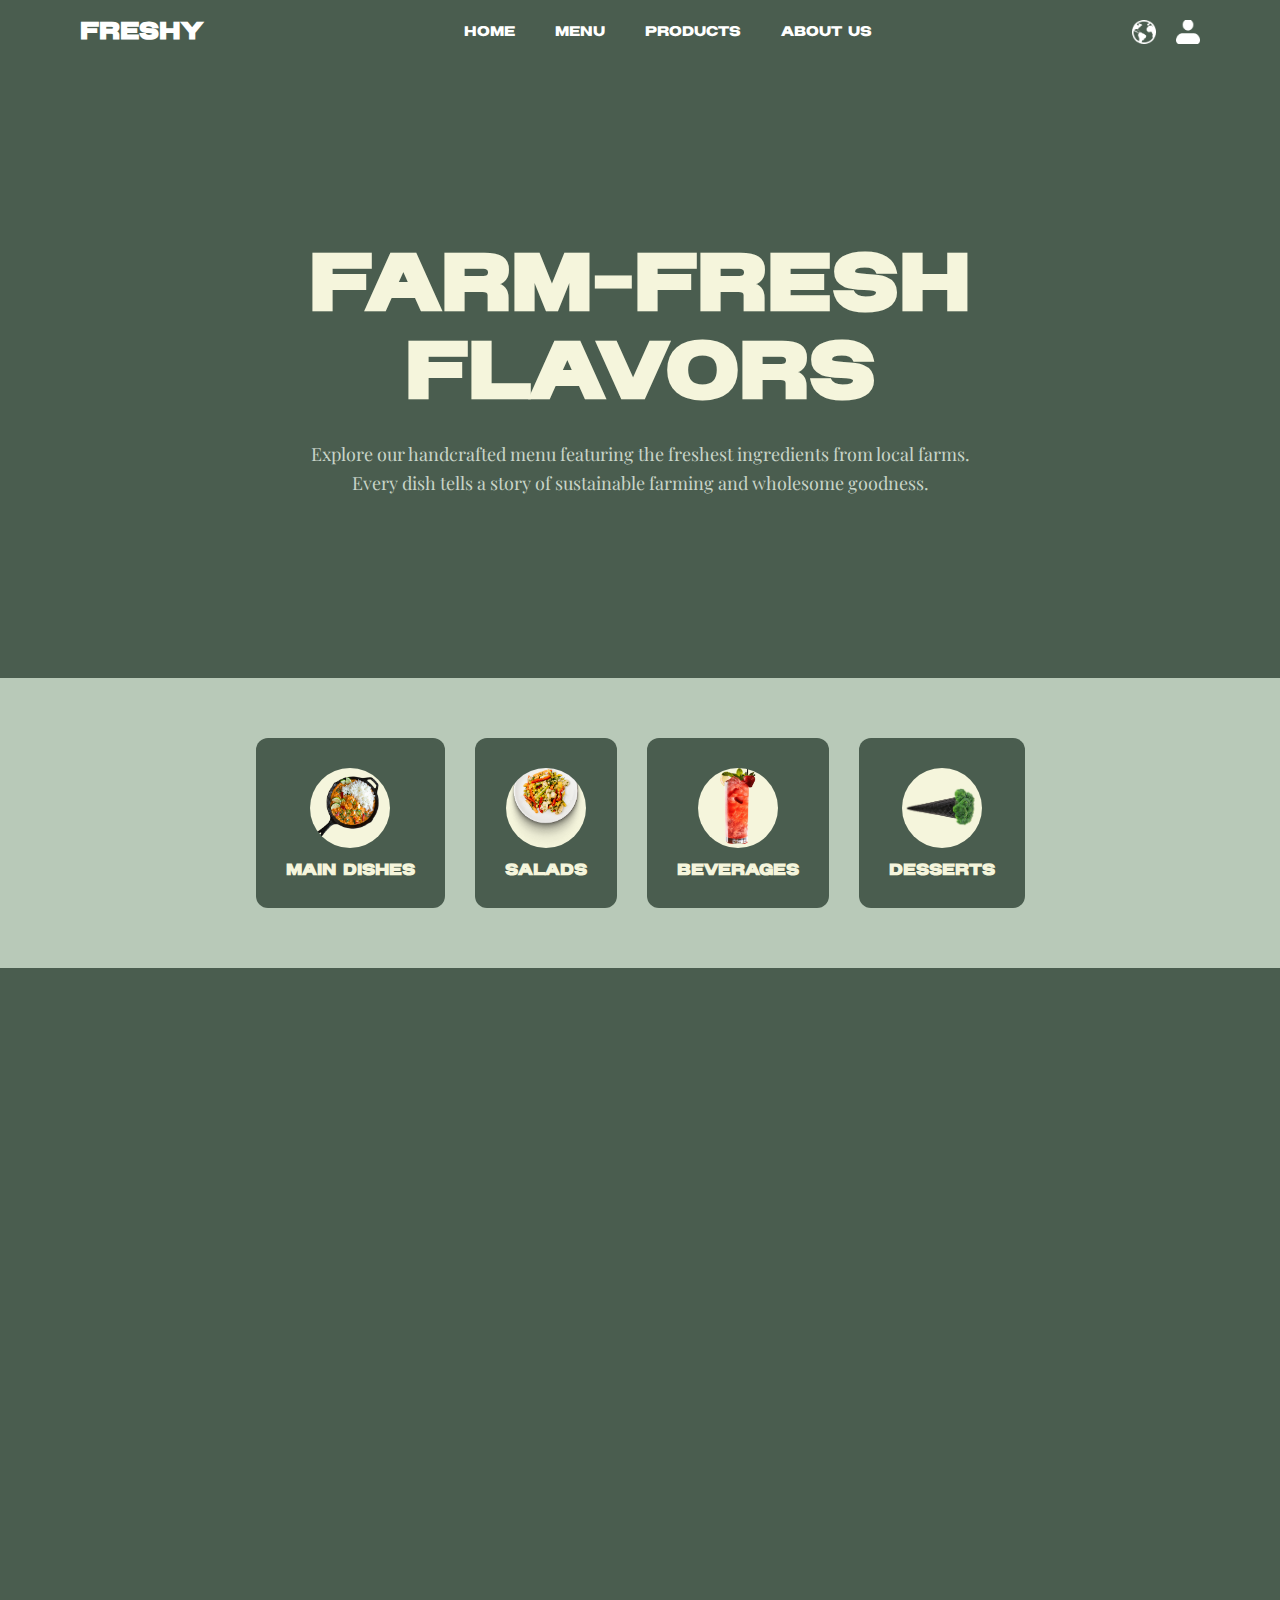
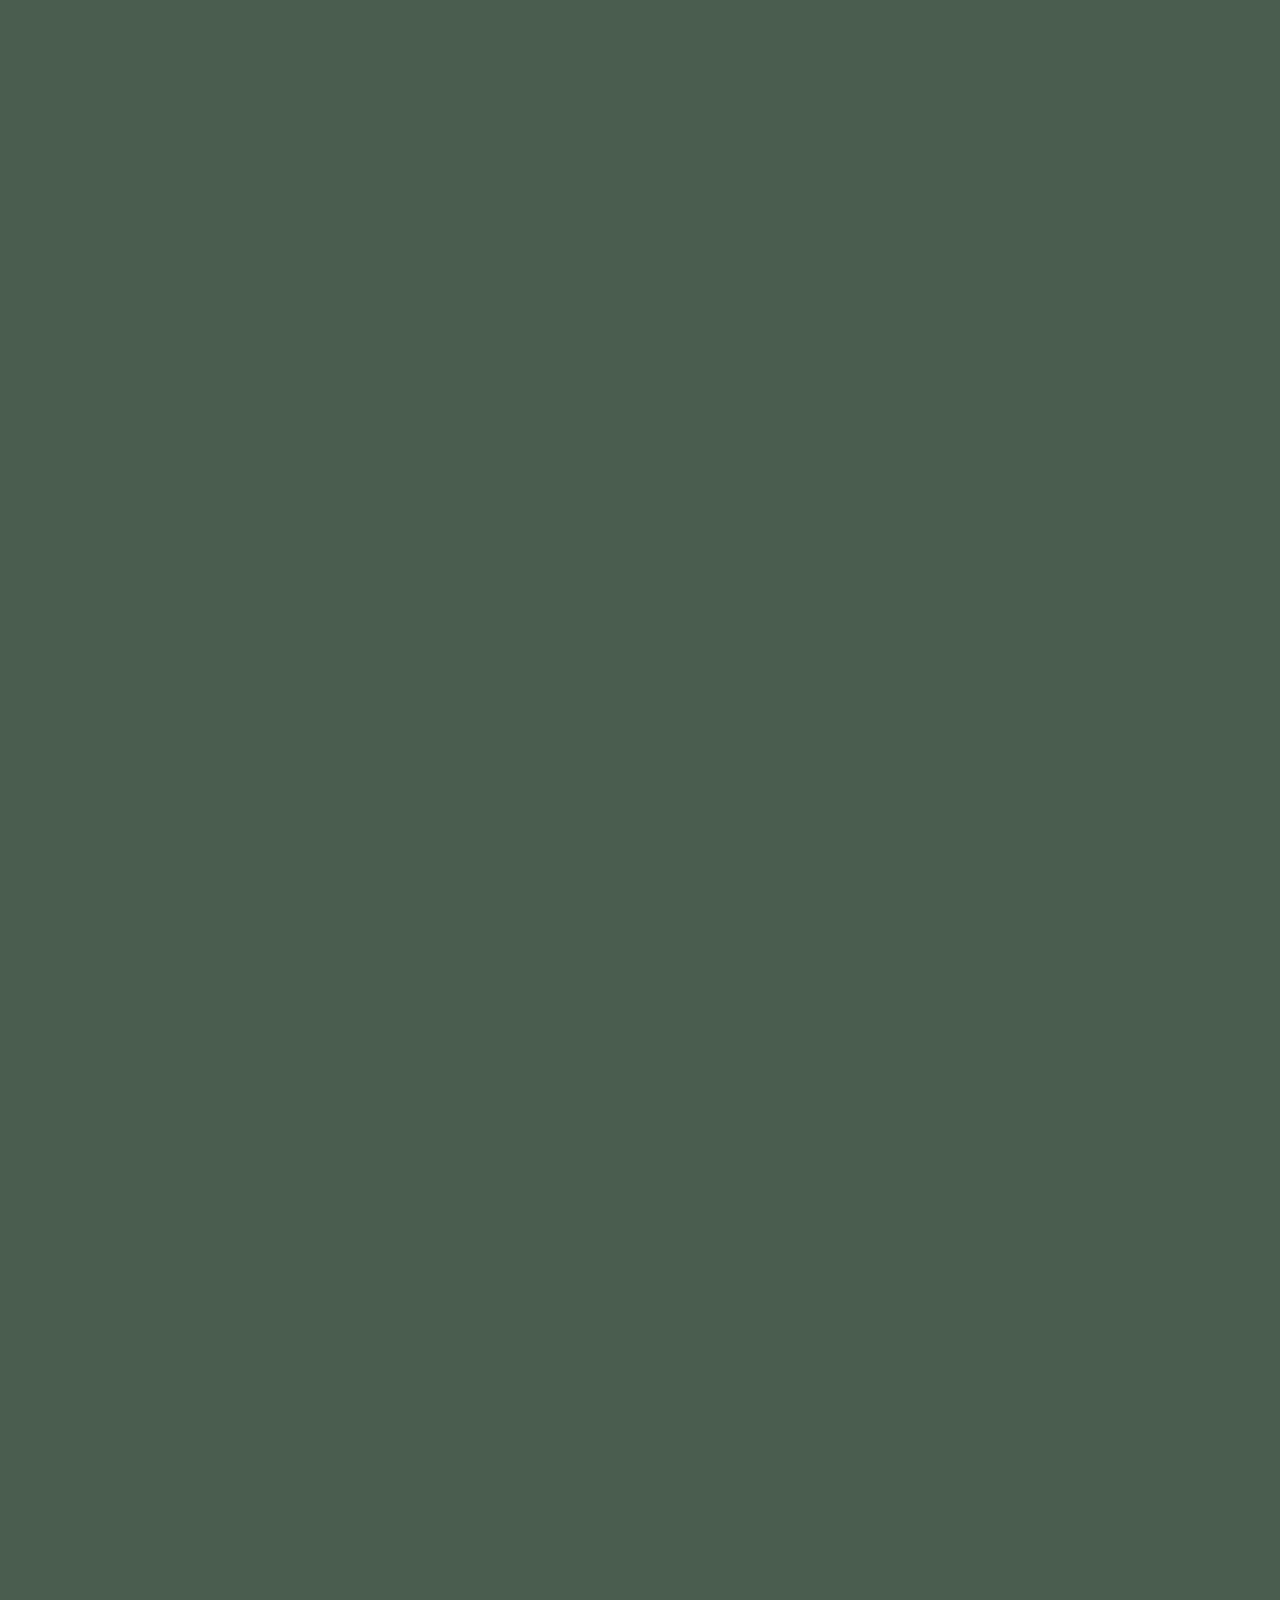
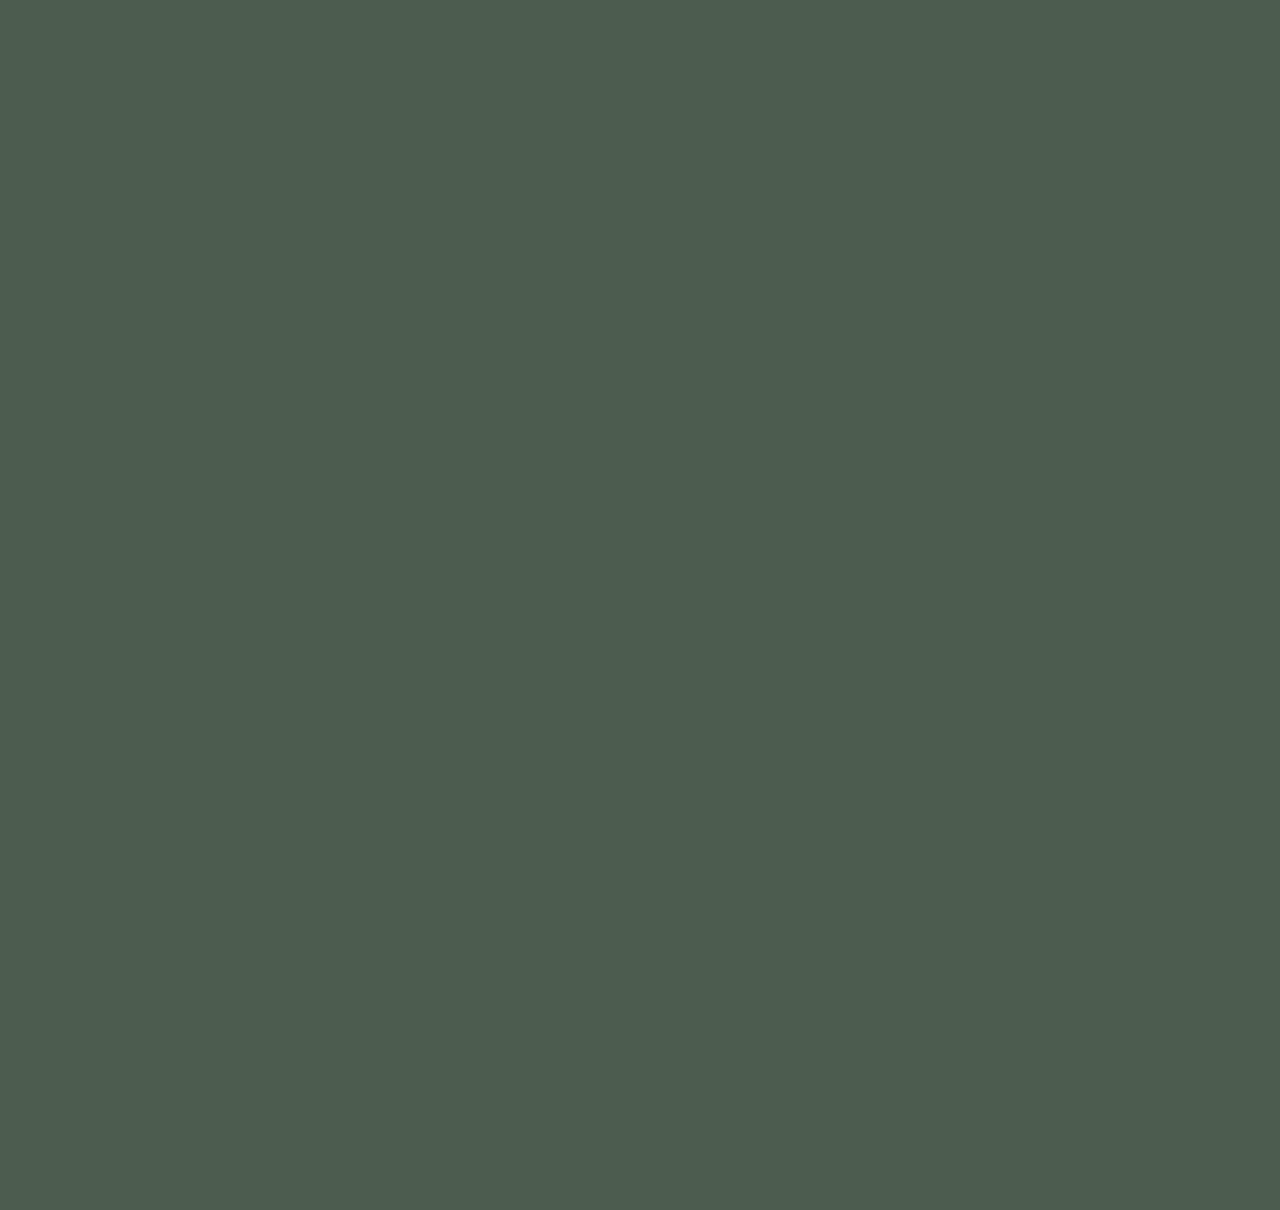
<file: menu.html>
<!DOCTYPE html>
<html lang="en">
<head>
    <meta charset="UTF-8">
    <meta name="viewport" content="width=device-width, initial-scale=1.0">
    <title>Menu - FRESHY</title>
    <link rel="stylesheet" href="style.css">
</head>
<body>

    <main class="bigdiv">

        <section class="navsection">
            <div class="navcontainer">
                <h1 class="logo" id="logo"></h1>
                <div class="navmenu">
                    <h1 class="navlink" id="navlink"></h1>
                    <h1 class="navlink2" id="navlink2"></h1>
                    <h1 class="navlink3" id="navlink3"></h1>
                    <h1 class="navlink4" id="navlink4"></h1>
                </div>
                <div class="navicons">
                    <div class="searchicon"></div>
                    <div class="usericon"></div>
                </div>
            </div>
        </section>

        <section class="menuherosection">
            <div class="menuherowrap">
                <h1 class="menuherotitle" id="menuherotitle"></h1>
                <p class="menuherodesc" id="menuherodesc"></p>
            </div>
        </section>

        <section class="menucategorysection">
            <div class="menucategorywrap">
                <div class="menucategorycard">
                    <div class="menucategoryicon"></div>
                    <h1 class="menucategoryname" id="menucategoryname"></h1>
                </div>
                <div class="menucategorycard">
                    <div class="menucategoryicon2"></div>
                    <h1 class="menucategoryname2" id="menucategoryname2"></h1>
                </div>
                <div class="menucategorycard">
                    <div class="menucategoryicon3"></div>
                    <h1 class="menucategoryname3" id="menucategoryname3"></h1>
                </div>
                <div class="menucategorycard">
                    <div class="menucategoryicon4"></div>
                    <h1 class="menucategoryname4" id="menucategoryname4"></h1>
                </div>
            </div>
        </section>

        <section class="menuitemssection">
            <div class="menuitemswrap">
                <h1 class="menuitemstitle" id="menuitemstitle"></h1>
                <div class="menuitemsgrid">
                    <div class="menucard">
                        <div class="menuimage"></div>
                        <div class="menudetails">
                            <h1 class="menutitle" id="menutitle"></h1>
                            <p class="menudesc" id="menudesc"></p>
                            <div class="menuprice" id="menuprice"></div>
                        </div>
                    </div>
                    <div class="menucard">
                        <div class="menuimage2"></div>
                        <div class="menudetails">
                            <h1 class="menutitle2" id="menutitle2"></h1>
                            <p class="menudesc2" id="menudesc2"></p>
                            <div class="menuprice2" id="menuprice2"></div>
                        </div>
                    </div>
                    <div class="menucard">
                        <div class="menuimage3"></div>
                        <div class="menudetails">
                            <h1 class="menutitle3" id="menutitle3"></h1>
                            <p class="menudesc3" id="menudesc3"></p>
                            <div class="menuprice3" id="menuprice3"></div>
                        </div>
                    </div>
                    <div class="menucard">
                        <div class="menuimage4"></div>
                        <div class="menudetails">
                            <h1 class="menutitle4" id="menutitle4"></h1>
                            <p class="menudesc4" id="menudesc4"></p>
                            <div class="menuprice4" id="menuprice4"></div>
                        </div>
                    </div>
                </div>
            </div>
        </section>

        <section class="menusaladssection">
            <div class="menusaladswrap">
                <h1 class="menusaladstitle" id="menusaladstitle"></h1>
                <div class="menusaladsgrid">
                    <div class="menusaladcard">
                        <div class="menusaladimage"></div>
                        <h1 class="menusaladname" id="menusaladname"></h1>
                        <p class="menusaladdesc" id="menusaladdesc"></p>
                        <div class="menusaladprice" id="menusaladprice"></div>
                    </div>
                    <div class="menusaladcard">
                        <div class="menusaladimage2"></div>
                        <h1 class="menusaladname2" id="menusaladname2"></h1>
                        <p class="menusaladdesc2" id="menusaladdesc2"></p>
                        <div class="menusaladprice2" id="menusaladprice2"></div>
                    </div>
                    <div class="menusaladcard">
                        <div class="menusaladimage3"></div>
                        <h1 class="menusaladname3" id="menusaladname3"></h1>
                        <p class="menusaladdesc3" id="menusaladdesc3"></p>
                        <div class="menusaladprice3" id="menusaladprice3"></div>
                    </div>
                </div>
            </div>
        </section>

        <section class="menudrinkssection">
            <div class="menudrinkswrap">
                <h1 class="menudrinkstitle" id="menudrinkstitle"></h1>
                <div class="menudrinksgrid">
                    <div class="menudrinkitem">
                        <div class="menudrinkthumb"></div>
                        <div class="menudrinkinfo">
                            <h1 class="menudrinkname" id="menudrinkname"></h1>
                            <div class="menudrinkprice" id="menudrinkprice"></div>
                        </div>
                    </div>
                    <div class="menudrinkitem">
                        <div class="menudrinkthumb2"></div>
                        <div class="menudrinkinfo">
                            <h1 class="menudrinkname2" id="menudrinkname2"></h1>
                            <div class="menudrinkprice2" id="menudrinkprice2"></div>
                        </div>
                    </div>
                    <div class="menudrinkitem">
                        <div class="menudrinkthumb3"></div>
                        <div class="menudrinkinfo">
                            <h1 class="menudrinkname3" id="menudrinkname3"></h1>
                            <div class="menudrinkprice3" id="menudrinkprice3"></div>
                        </div>
                    </div>
                    <div class="menudrinkitem">
                        <div class="menudrinkthumb4"></div>
                        <div class="menudrinkinfo">
                            <h1 class="menudrinkname4" id="menudrinkname4"></h1>
                            <div class="menudrinkprice4" id="menudrinkprice4"></div>
                        </div>
                    </div>
                </div>
            </div>
        </section>

        <section class="menudealssection">
            <div class="menudealswrap">
                <h1 class="menudealstitle" id="menudealstitle"></h1>
                <p class="menudealsdesc" id="menudealsdesc"></p>
                <div class="menudealsbox">
                    <div class="menudealimage"></div>
                    <div class="menudealcontent">
                        <h1 class="menudealname" id="menudealname"></h1>
                        <p class="menudealdesc" id="menudealdesc"></p>
                        <div class="menudealbtn" id="menudealbtn"></div>
                    </div>
                </div>
            </div>
        </section>

        <section class="contactsection">
            <div class="contactcontainer">
                <div class="contactleft">
                    <h1 class="contactlogo" id="contactlogo"></h1>
                    <p class="contactdesc" id="contactdesc"></p>
                    <div class="socialicons">
                        <div class="socialicon"></div>
                        <div class="socialicon2"></div>
                        <div class="socialicon3"></div>
                        <div class="socialicon4"></div>
                    </div>
                </div>
                <div class="contactright">
                    <h1 class="contacttitle" id="contacttitle"></h1>
                    <div class="contactform">
                        <input type="text" class="forminput" id="forminput" placeholder="">
                        <input type="text" class="forminput2" id="forminput2" placeholder="">
                        <div class="submitbtn" id="submitbtn"></div>
                    </div>
                </div>
            </div>
        </section>

    </main>

<script src="menu.js"></script>
</body>
</html>
</file>
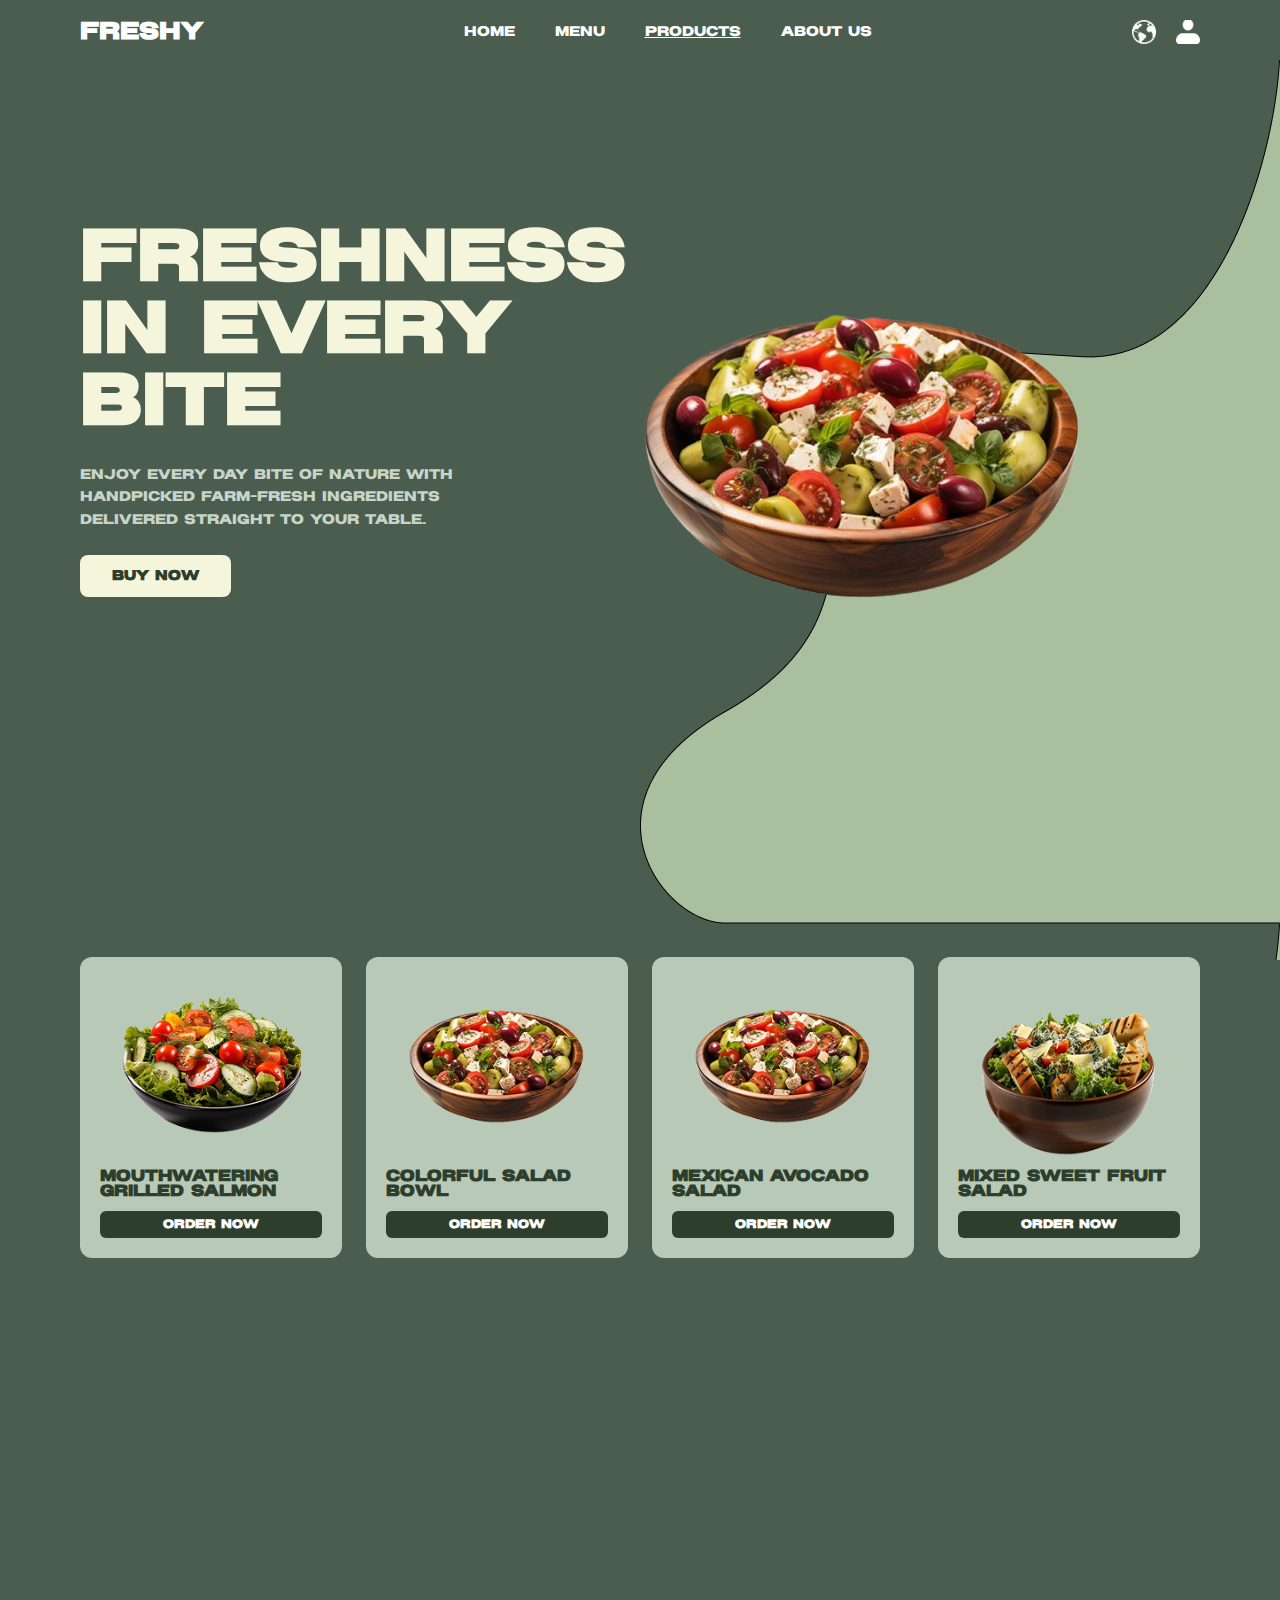
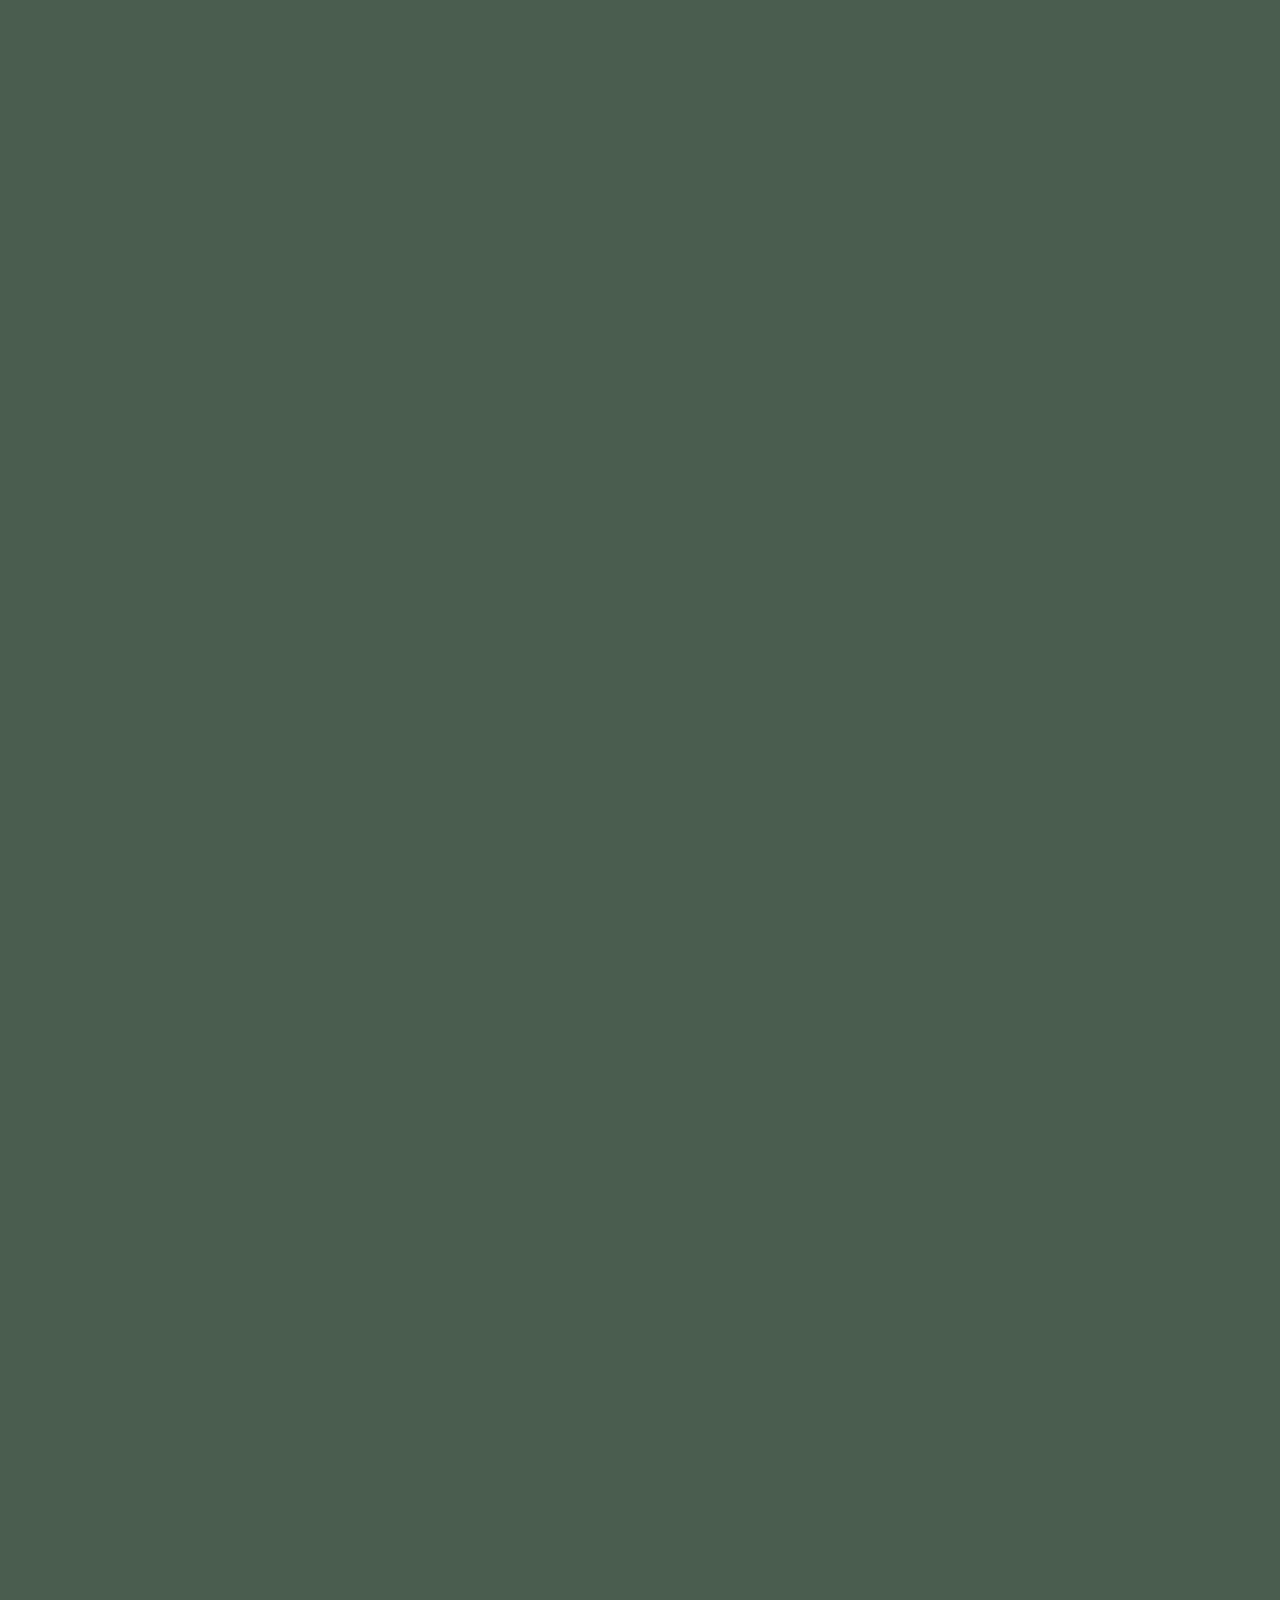
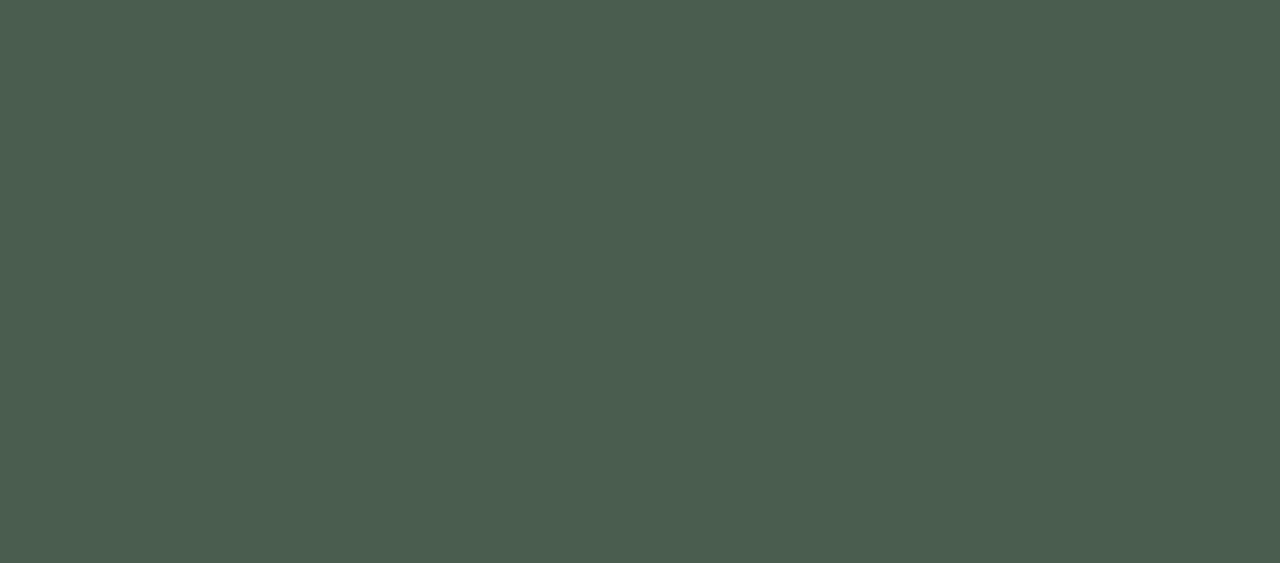
<file: products.html>
<!DOCTYPE html>
<html lang="en">
<head>
    <meta charset="UTF-8">
    <meta name="viewport" content="width=device-width, initial-scale=1.0">
    <title>Document</title>
    <link rel="stylesheet" href="style.css">
</head>
<body>

    <main class="bigdiv">


        <section class="navsection">
            <div class="navcontainer">
                <h1 class="logo" id="logo"></h1>
                <div class="navmenu">
                    <h1 class="navlink" id="navlink"></h1>
                    <h1 class="navlink2" id="navlink2"></h1>
                    <h1 class="navlink3" id="navlink3"></h1>
                    <h1 class="navlink4" id="navlink4"></h1>
                </div>
                <div class="navicons">
                    <div class="searchicon"></div>
                    <div class="usericon"></div>
                </div>
            </div>
        </section>


        <div class="bannerright"></div>
        <div class="heroimage"></div>
        <section class="bannersection">
            <div class="bannerwrap">
                <div class="bannerleft">
                    <h1 class="bannerheading" id="bannerheading"></h1>
                    <p class="bannertext" id="bannertext"></p>
                    <div class="bannerbutton" id="bannerbutton"></div>
                </div>
            </div>
        </section>

        <section class="dishsection">
            <div class="dishwrap">
                <div class="dishcard">
                    <div class="dishpic"></div>
                    <h1 class="dishname" id="dishname"></h1>
                    <div class="dishbtn" id="dishbtn"></div>
                </div>
                <div class="dishcard">
                    <div class="dishpic2"></div>
                    <h1 class="dishname2" id="dishname2"></h1>
                    <div class="dishbtn2" id="dishbtn2"></div>
                </div>
                <div class="dishcard">
                    <div class="dishpic3"></div>
                    <h1 class="dishname3" id="dishname3"></h1>
                    <div class="dishbtn3" id="dishbtn3"></div>
                </div>
                <div class="dishcard">
                    <div class="dishpic4"></div>
                    <h1 class="dishname4" id="dishname4"></h1>
                    <div class="dishbtn4" id="dishbtn4"></div>
                </div>
            </div>
        </section>

        <section class="juicesection">
            <div class="juicewrap">
                <h1 class="juiceheading" id="juiceheading"></h1>
                <h1 class="juicesubheading" id="juicesubheading"></h1>
                <div class="juicerow">
                    <div class="juiceleft">
                        <div class="juicepic"></div>
                    </div>
                    <div class="juiceright">
                        <div class="juiceitem">
                            <div class="juicethumb"></div>
                            <div class="juicedetails">
                                <h1 class="juicetitle" id="juicetitle"></h1>
                                <div class="juiceaction" id="juiceaction"></div>
                            </div>
                        </div>
                        <div class="juiceitem">
                            <div class="juicethumb2"></div>
                            <div class="juicedetails">
                                <h1 class="juicetitle2" id="juicetitle2"></h1>
                                <div class="juiceaction2" id="juiceaction2"></div>
                            </div>
                        </div>
                        <div class="juiceitem">
                            <div class="juicethumb3"></div>
                            <div class="juicedetails">
                                <h1 class="juicetitle3" id="juicetitle3"></h1>
                                <div class="juiceaction3" id="juiceaction3"></div>
                            </div>
                        </div>
                        <div class="juiceitem">
                            <div class="juicethumb4"></div>
                            <div class="juicedetails">
                                <h1 class="juicetitle4" id="juicetitle4"></h1>
                                <div class="juiceaction4" id="juiceaction4"></div>
                            </div>
                        </div>
                        <div class="juiceitem">
                            <div class="juicethumb5"></div>
                            <div class="juicedetails">
                                <h1 class="juicetitle5" id="juicetitle5"></h1>
                                <div class="juiceaction5" id="juiceaction5"></div>
                            </div>
                        </div>
                        <div class="juiceitem">
                            <div class="juicethumb6"></div>
                            <div class="juicedetails">
                                <h1 class="juicetitle6" id="juicetitle6"></h1>
                                <div class="juiceaction6" id="juiceaction6"></div>
                            </div>
                        </div>
                    </div>
                </div>
            </div>
        </section>

        <section class="offersection">
            <div class="offerwrap">
                <h1 class="offerheading" id="offerheading"></h1>
                <div class="offerform">
                    <input type="text" class="offerfield" id="offerfield" placeholder="">
                    <input type="text" class="offerfield2" id="offerfield2" placeholder="">
                    <div class="offersubmit" id="offersubmit"></div>
                </div>
            </div>
        </section>

        <section class="productsection">
            <div class="productwrap">
                <h1 class="productheading" id="productheading"></h1>
                <div class="productgrid">
                    <div class="productbox">
                        <div class="productpic"></div>
                        <div class="productinfoo">
                            <h1 class="productlabel" id="productlabel"></h1>
                            <div class="productaction" id="productaction"></div>
                        </div>
                    </div>
                    <div class="productbox">
                        <div class="productpic2"></div>
                        <div class="productinfoo">
                            <h1 class="productlabel2" id="productlabel2"></h1>
                            <div class="productaction2" id="productaction2"></div>
                        </div>
                    </div>
                    <div class="productbox">
                        <div class="productpic3"></div>
                        <div class="productinfoo">
                            <h1 class="productlabel3" id="productlabel3"></h1>
                            <div class="productaction3" id="productaction3"></div>
                        </div>
                    </div>
                    <div class="productbox">
                        <div class="productpic4"></div>
                        <div class="productinfoo">
                            <h1 class="productlabel4" id="productlabel4"></h1>
                            <div class="productaction4" id="productaction4"></div>
                        </div>
                    </div>
                </div>
            </div>
        </section>

        <section class="contactsection">
            <div class="contactcontainer">
                <div class="contactleft">
                    <h1 class="contactlogo" id="contactlogo"></h1>
                    <p class="contactdesc" id="contactdesc"></p>
                    <div class="socialicons">
                        <div class="socialicon"></div>
                        <div class="socialicon2"></div>
                        <div class="socialicon3"></div>
                        <div class="socialicon4"></div>
                    </div>
                </div>
                <div class="contactright">
                    <h1 class="contacttitle" id="contacttitle"></h1>
                    <div class="contactform">
                        <input type="text" class="forminput" id="forminput" placeholder="">
                        <input type="text" class="forminput2" id="forminput2" placeholder="">
                        <div class="submitbtn" id="submitbtn"></div>
                    </div>
                </div>
            </div>
        </section>

    </main>

<script src="scripttt.js"></script>
</body>
</html>
</file>
<file: style.css>
@font-face {
    font-family: PlayFair;
    src: url('PlayfairDisplay-Regular.ttf');
}

@font-face {
    font-family: Greater Theory;
    src: url('GreaterTheory.otf');
}

.bigdiv{
    display: flex;
    width: 100%;
    flex-direction: column;
    gap: 80px;
}

.navsection{
    width: 100%;
    background: #4A5D4F;
    padding: 20px 80px;
    box-sizing: border-box;
}

.navcontainer{
    display: flex;
    align-items: center;
    justify-content: space-between;
}

.logo{
    font-family: Greater Theory;
    font-size: 24px;
    color: #FFF;
    font-weight: 700;
}

.navmenu{
    display: flex;
    gap: 40px;
}

.navlink{
    font-family: Greater Theory;
    font-size: 14px;
    color: #FFF;
    font-weight: 500;
    cursor: pointer;
}

.navlink2{
    font-family: Greater Theory;
    font-size: 14px;
    color: #FFF;
    font-weight: 500;
    cursor: pointer;
}

.navlink3{
    font-family: Greater Theory;
    font-size: 14px;
    color: #FFF;
    font-weight: 500;
    cursor: pointer;
}

.navlink4{
    font-family: Greater Theory;
    font-size: 14px;
    color: #FFF;
    font-weight: 500;
    cursor: pointer;
}

.navicons{
    display: flex;
    gap: 20px;
}

.searchicon{
    width: 24px;
    height: 24px;
    background-image: url('Images/fluent-mdl2_world.png');
    background-position: center;
    background-size: cover;
    cursor: pointer;
}

.usericon{
    width: 24px;
    height: 24px;
    background-image: url('Images/Vector.png');
    background-position: center;
    background-size: cover;
    cursor: pointer;
}

.herosection{
    width: 100%;
    background: #4A5D4F;
    padding: 80px 80px;
    box-sizing: border-box;
}

.herocontainer{
    display: flex;
    flex-direction: column;
    align-items: center;
    gap: 40px;
}

.herotitle{
    font-family: Greater Theory;
    font-size: 80px;
    color: #F5F5DC;
    font-weight: 700;
    text-align: center;
    line-height: 1.1;
    max-width: 900px;
}

.herodesc{
    font-family: PlayFair;
    font-size: 20px;
    color: #C8D4C8;
    text-align: left;
    max-width: 600px;
    line-height: 1.6;
    position: relative;
    left: 30%;
    margin-top: 100px;
}

.farmsection{
    width: 100%;
    background: #4A5D4F;
    padding-left: 60px;
    box-sizing: border-box;
}

.farmcontainer{
    display: flex;
    align-items: flex-start;
}

.farmimage{
    width: 600px;
    height: 400px;
    background: #8B9C8B;
    border-radius: 20px;
}

.farmtitle{
    font-family: Greater Theory;
    font-size: 90px;
    color: #AABF9E;
    font-weight: 700;
    line-height: 1.1;
    width: 50%;
    align-self: center;
}

.selectionsection{
    width: 100%;
    background: #4A5D4F;
    padding: 60px 80px;
    box-sizing: border-box;
}

.selectioncontainer{
    display: flex;
    flex-direction: column;
    align-items: center;
    gap: 30px;
}

.selectiontitle{
    font-family: Greater Theory;
    font-size: 96px;
    color: #F5F5DC;
    font-weight: 700;
    text-align: center;
    line-height: 1.2;
}

.selectiondesc{
    font-family: PlayFair;
    font-size: 20px;
    color: #C8D4C8;
    text-align: center;
    max-width: 700px;
    line-height: 1.6;
}

.selectionrow{
    display: flex;
    gap: 30px;
    margin-top: 20px;
}

.selectioncard{
    display: flex;
    flex-direction: column;
    background: #8B9C8B;
    border-radius: 20px;
    padding: 30px;
    box-sizing: border-box;
    align-items: center;
    gap: 20px;
    width: 33.33%;
    transition: all 0.3s ease;
}

.selectioncard:hover{
    transform: translateY(-10px);
}

.selectionimage{
    width: 120px;
    height: 120px;
    background-image: url('Images/0bbfd9ee-bc9e-4508-97cd-c97d1edeb5a2 1.png');
    background-size: cover;
    background-repeat: no-repeat;
}

.selectionimage2{
    width: 120px;
    height: 120px;
    background-image: url('Images/grilled-zucchini-with-vegetables-tomato-sauce-concept-vegetarian-food 1.png');
    background-size: cover;
    background-repeat: no-repeat;
}

.selectionimage3{
    width: 120px;
    height: 120px;
    background-image: url('Images/mixed-vegetable-salad-with-colorful-food 1.png');
    background-size: cover;
    background-repeat: no-repeat;
}

.selectionname{
    font-family: Greater Theory;
    font-size: 20px;
    color: #F5F5DC;
    font-weight: 700;
    text-align: center;
}

.selectionname2{
    font-family: Greater Theory;
    font-size: 20px;
    color: #F5F5DC;
    font-weight: 700;
    text-align: center;
}

.selectionname3{
    font-family: Greater Theory;
    font-size: 20px;
    color: #F5F5DC;
    font-weight: 700;
    text-align: center;
}

.mealsection{
    width: 100%;
    background: #B8C9B8;
    padding: 80px 80px;
    box-sizing: border-box;
}

.mealcontainer{
    display: flex;
    flex-direction: column;
    gap: 40px;
}

.mealtitle{
    font-family: Greater Theory;
    font-size: 48px;
    color: #2D3E2D;
    font-weight: 700;
    text-align: center;
}

.mealrow{
    display: flex;
    gap: 40px;
}

.mealleft{
    display: flex;
    flex-direction: column;
    align-items: center;
    gap: 20px;
    width: 50%;
}

.mealright{
    display: flex;
    flex-direction: column;
    align-items: center;
    gap: 20px;
    width: 50%;
}

.mealimage{
    width: 250px;
    height: 250px;
    background-image: url('Images/Thai Coconut Shrimp Curry Recipe - Peas and Crayons 1.png') ;
    background-size: cover;
    background-position: center;
}

.mealimage2{
    width: 320px;
    height: 250px;
    background-image: url('Images/plate-with-cooked-barbecue-vegetables-table 1.png');
    background-size: cover;
    background-position: center;
}

.mealname{
    font-family: Greater Theory;
    font-size: 28px;
    color: #2D3E2D;
    font-weight: 700;
    text-align: center;
}

.mealname2{
    font-family: Greater Theory;
    font-size: 28px;
    color: #2D3E2D;
    font-weight: 700;
    text-align: center;
}

.mealbtn{
    padding: 12px 32px;
    background: #2D3E2D;
    border-radius: 8px;
    font-family: Greater Theory;
    font-size: 14px;
    color: #FFF;
    font-weight: 600;
    cursor: pointer;
}

.mealbtn:hover{
    background: #1F2B1F;
}

.mealbtn2{
    padding: 12px 32px;
    background: #2D3E2D;
    border-radius: 8px;
    font-family: Greater Theory;
    font-size: 14px;
    color: #FFF;
    font-weight: 600;
    cursor: pointer;
}

.mealbtn2:hover{
    background: #1F2B1F;
}

.stocksection{
    width: 100%;
    background: #4A5D4F;
    padding: 80px;
    box-sizing: border-box;
    padding-bottom: 120px;
    border-bottom: 1px solid grey;
}

.stockcontainer{
    display: flex;
    flex-direction: column;
    align-items: center;
    gap: 30px;
}

.stocktitle{
    font-family: Greater Theory;
    font-size: 56px;
    color: #F5F5DC;
    font-weight: 700;
    text-align: center;
}

.stockdesc{
    font-family: PlayFair;
    font-size: 20px;
    color: #C8D4C8;
    text-align: center;
}

.stockgrid{
    display: flex;
    flex-wrap: wrap;
    gap: 20px;
    margin-top: 30px;
    justify-content: center;
}

.stockitem{
    display: flex;
    align-items: center;
    justify-content: center;
    width: 30%;
}

.stockimage{
    width: 180px;
    height: 150px;
    background-image: url('Images/Ervilhas (Kg) (1) 1.png');
    background-size: cover;
}

.stockimage2{
    width: 180px;
    height: 150px;
    background-image: url('Images/download (22) (1) 1.png');
    background-size: cover;
    background-position: center;
}

.stockimage3{
    width: 200px;
    height: 150px;
    background-image: url('Images/A Comprehensive List of _Deadly_ Nightshades (1) 1.png');
    background-size: cover;
    background-position: center;
}

.stockimage4{
    width: 180px;
    height: 170px;
    background-image: url('Images/download (23) (1) 1.png');
    background-size: cover;
}

.stockimage5{
    width: 180px;
    height: 150px;
    background-image: url('Images/Red Onion with Cut in Half Isolated on White Background_ Stock Image - Image of background, plant_ 105173215 (1) 1.png');
    background-size: cover;
}

.stockimage6{
    width: 200px;
    height: 150px;
    background-image: url('Images/Wheat (1) 1.png');
    background-size: cover;
    background-position: center;
}

.contactsection{
    width: 100%;
    background: #4A5D4F;
    padding: 80px 80px;
    box-sizing: border-box;
}

.contactcontainer{
    display: flex;
    justify-content: space-between;
    gap: 80px;
}

.contactleft{
    display: flex;
    flex-direction: column;
    gap: 20px;
    width: 45%;
}

.contactlogo{
    font-family: Greater Theory;
    font-size: 32px;
    color: #FFF;
    font-weight: 700;
}

.contactdesc{
    font-family: PlayFair;
    font-size: 20px;
    color: #C8D4C8;
    line-height: 1.6;
}

.socialicons{
    display: flex;
    gap: 16px;
    margin-top: 20px;
}

.socialicon{
    width: 32px;
    height: 32px;
    background-image: url('Images/basil_gmail-solid.png');
    background-position: center;
    background-size: cover;
    cursor: pointer;
}

.socialicon2{
    width: 32px;
    height: 32px;
    background-image: url('Images/mdi_twitter.png');
    background-position: center;
    background-size: cover;
    cursor: pointer;
}

.socialicon3{
    width: 32px;
    height: 32px;
    background-image: url('Images/mingcute_instagram-fill.png');
    background-position: center;
    background-size: cover;
    cursor: pointer;
}

.socialicon4{
    width: 32px;
    height: 32px;
    background-image: url('Images/ri_facebook-fill.png');
    background-position: center;
    background-size: cover;
    cursor: pointer;
}

.contactright{
    display: flex;
    flex-direction: column;
    gap: 20px;
    width: 45%;
}

.contacttitle{
    font-family: Greater Theory;
    font-size: 32px;
    color: #FFF;
    font-weight: 700;
}

.contactform{
    display: flex;
    flex-direction: column;
    gap: 16px;
}

.forminput{
    padding: 14px 20px;
    background: transparent;
    border: 2px solid #6B7C6E;
    border-radius: 8px;
    font-family: PlayFair;
    font-size: 14px;
    color: #FFF;
    outline: none;
}

.forminput::placeholder{
    color: #8B9C8B;
}

.forminput2{
    padding: 14px 20px;
    background: transparent;
    border: 2px solid #6B7C6E;
    border-radius: 8px;
    font-family: PlayFair;
    font-size: 14px;
    color: #FFF;
    outline: none;
}

.forminput2::placeholder{
    color: #8B9C8B;
}

.submitbtn{
    padding: 14px 32px;
    background: #8B9C8B;
    border-radius: 8px;
    font-family: Greater Theory;
    font-size: 14px;
    color: #FFF;
    font-weight: 600;
    text-align: center;
    cursor: pointer;
    width: fit-content;
}

.submitbtn:hover{
    background: #6B7C6E;
}

.model-container{
    display: block; 
    width: 400px; 
    height: 140px; 
    position: absolute;
    top: 300px;
}

.model2{
    width: 50%;
    height: 560px;
}

.bigletter{
    position: absolute;
    font-size: 900px;
    color: white;
    opacity: 7%;
    cursor: default;
    top: 200px;
    font-family: Playfair;
    line-height: 1;
    z-index: 1;
}


.productsection {
    width: 100%;
    background: #4A5D4F;
    padding: 80px;
    box-sizing: border-box;
    border-bottom: 1px solid grey;
    padding-bottom: 140px;
}

.productcontainer {
    display: flex;
    flex-direction: column;
    align-items: center;
    gap: 40px;
}

.producttitle {
    font-family: Greater Theory;
    font-size: 56px;
    color: #F5F5DC;
    font-weight: 700;
    text-align: center;
}

.productsgrid {
    display: grid;
    grid-template-columns: repeat(auto-fit, minmax(400px, 1fr));
    gap: 40px;
    width: 100%;
    max-width: 1400px;
}

.productcard {
    background: #8B9C8B;
    border-radius: 20px;
    padding: 30px;
    box-sizing: border-box;
    display: flex;
    flex-direction: column;
    gap: 20px;
    transition: all 0.3s ease;
}

.productcard:hover {
    transform: translateY(-5px);
    box-shadow: 0 10px 20px rgba(0,0,0,0.2);
}

.productimage {
    width: 100%;
    height: 200px;
    background-size: contain;
    background-repeat: no-repeat;
    background-position: center;
    border-radius: 10px;
}

.productinfo {
    display: flex;
    flex-direction: column;
    gap: 15px;
}

.productname {
    font-family: Greater Theory;
    font-size: 24px;
    color: #F5F5DC;
    font-weight: 700;
    margin: 0;
}

.productmeta {
    display: flex;
    align-items: center;
    gap: 10px;
}

.productcategory {
    font-family: Greater Theory;
    font-size: 16px;
    color: #F5F5DC;
    font-weight: 600;
    margin: 0;
}

.productdot {
    width: 4px;
    height: 4px;
    background: #F5F5DC;
    border-radius: 50%;
}

.productorigin {
    font-family: Greater Theory;
    font-size: 16px;
    color: #F5F5DC;
    font-weight: 600;
    margin: 0;
}

.productnutrition {
    font-family: Greater Theory;
    font-size: 16px;
    color: #F5F5DC;
    line-height: 1.5;
    margin: 0;
}

section {
    opacity: 0;
    transform: translateY(80px);
    transition: all 0.8s ease-out;
}

section.show {
    opacity: 1;
    transform: translateY(0);
}

.productcard {
    opacity: 0;
    transform: scale(0.8);
    transition: all 0.6s ease-out;
}

.productcard.show {
    opacity: 1;
    transform: scale(1);
}

.navlink:hover, .navlink2:hover, .navlink3:hover, .navlink4:hover {
    transform: translateY(-2px);
}

.mealbtn:hover, .mealbtn2:hover, .submitbtn:hover {
    transform: scale(1.05);
}

/* aboutus */

.topnav{
    width: 100%;
    background: #4A5D4F;
    padding: 20px 80px;
    box-sizing: border-box;
}

.topnavwrap{
    display: flex;
    align-items: center;
    justify-content: space-between;
}

.brandname{
    font-family: Greater Theory;
    font-size: 24px;
    color: #FFF;
    font-weight: 700;
}

.menulist{
    display: flex;
    gap: 40px;
}

.menuitem{
    font-family: Greater Theory;
    font-size: 14px;
    color: #FFF;
    font-weight: 500;
    cursor: pointer;
}

.menuitem2{
    font-family: Greater Theory;
    font-size: 14px;
    color: #FFF;
    font-weight: 500;
    cursor: pointer;
}

.menuitem3{
    font-family: Greater Theory;
    font-size: 14px;
    color: #FFF;
    font-weight: 500;
    cursor: pointer;
}

.menuitem4{
    font-family: Greater Theory;
    font-size: 14px;
    color: #FFF;
    font-weight: 500;
    cursor: pointer;
}

.topicons{
    display: flex;
    gap: 20px;
}

.searchbtn{
    width: 24px;
    height: 24px;
    background: #FFF;
    border-radius: 50%;
    cursor: pointer;
}

.profilebtn{
    width: 24px;
    height: 24px;
    background: #FFF;
    border-radius: 50%;
    cursor: pointer;
}

.originsection{
    width: 100%;
    background: #4A5D4F;
    height: 70vh;
    padding: 0px 80px;
    box-sizing: border-box;
}

.originwrap{
    display: flex;
    flex-direction: column;
    align-items: flex-start;
    gap: 30px;
}

.origintitle{
    font-family: Greater Theory;
    font-size: 128px;
    color: #F5F5DC;
    font-weight: 700;
    line-height: 1;
    width: 80%;
}

.origintext{
    font-family: Greater Theory;
    font-size: 14px;
    color: #C8D4C8;
    max-width: 500px;
    line-height: 1.6;
}

.originvisual{
    width: 600px;
    height: 600px;
    position: absolute;
    right: 0px;
}

.journeysection{
    width: 100%;
    background: #B8C9B8;
    padding: 80px 80px;
    box-sizing: border-box;
}

.journeywrap{
    display: flex;
    gap: 60px;
    align-items: center;
}

.journeyvisual{
    width: 40%;
}

.journeypic{
    width: 100%;
    height: 400px;
    background-image: url('Images/2148685776 1.png');
}

.journeyinfo{
    display: flex;
    flex-direction: column;
    gap: 20px;
    width: 60%;
}

.journeyheading{
    font-family: Greater Theory;
    font-size: 56px;
    color: #F5F5DC;
    font-weight: 700;
    line-height: 1.1;
}

.journeypara{
    font-family: Greater Theory;
    font-size: 14px;
    color: #4A5D4F;
    line-height: 1.6;
}

.journeypara2{
    font-family: Greater Theory;
    font-size: 14px;
    color: #4A5D4F;
    line-height: 1.6;
}

.drinksection{
    width: 100%;
    background: #4A5D4F;
    padding: 80px 80px;
    box-sizing: border-box;
}

.drinkwrap{
    display: flex;
    flex-direction: column;
    align-items: center;
    gap: 30px;
}

.drinkheading{
    font-family: Greater Theory;
    font-size: 56px;
    color: #F5F5DC;
    font-weight: 700;
    text-align: center;
    line-height: 1.1;
}

.drinkpara{
    font-family: Greater Theory;
    font-size: 14px;
    color: #C8D4C8;
    text-align: center;
    max-width: 600px;
}

.drinkvisuals{
    display: flex;
    gap: 40px;
    margin-top: 20px;
    align-items: center;
}

.drinkpic{
    width: 300px;
    height: 300px;
    background-image: url('Images/6612085_466 3.png');
    background-size: cover;
    background-repeat: no-repeat;
    background-position: center;
}

.drinkpic2{
    width: 292px;
    height: 443px;
    background-image: url('Images/Strawberry Fizz Cocktail Recipe _ How to Make the perfect Strawberry Fizz.png');
    background-size: cover;
    background-repeat: no-repeat;
    background-position: center;
    align-self: center;
}

.drinkpic3{
    width: 300px;
    height: 300px;
    background-image: url('Images/6612085_466 2.png');
    background-size: cover;
    background-repeat: no-repeat;
    background-position: center;
}

.favoritesection{
    width: 100%;
    background: #B8C9B8;
    padding: 80px 80px;
    box-sizing: border-box;
}

.favoritewrap{
    display: flex;
    flex-direction: column;
    align-items: center;
    gap: 20px;
}

.favoriteheading{
    font-family: Greater Theory;
    font-size: 48px;
    color: #2D3E2D;
    font-weight: 700;
    text-align: center;
    line-height: 1.2;
}

.favoritepara{
    font-family: Greater Theory;
    font-size: 14px;
    color: #4A5D4F;
    text-align: center;
    max-width: 600px;
}

.favoritevisual{
    width: 500px;
    height: 300px;
    background-image: url('Images/burritos-wraps-with-minced-beef-vegetables-wooden-surface 1.png');
    background-size: cover;
    background-repeat: no-repeat;
    background-position: center;
    margin-top: 20px;
}

.orderbutton{
    padding: 12px 32px;
    background: #6B7C6E;
    border-radius: 8px;
    font-family: Greater Theory;
    font-size: 14px;
    color: #FFF;
    font-weight: 600;
    cursor: pointer;
    margin-top: 10px;
}

.orderbutton:hover{
    background: #4A5D4F;
}

.specialsection{
    width: 100%;
    background: #4A5D4F;
    padding: 80px 80px;
    box-sizing: border-box;
}

.specialwrap{
    display: flex;
    flex-direction: column;
    gap: 40px;
}

.specialheading{
    font-family: Greater Theory;
    font-size: 48px;
    color: #F5F5DC;
    font-weight: 700;
    text-align: center;
}

.specialcontent{
    display: flex;
    align-items: center;
    gap: 60px;
}

.specialvisual{
    width: 623px;
    height: 300px;
    background-image: url('Images/397 1.png');
    background-position: center;
    background-size: cover;
    background-repeat: no-repeat;
}

.specialpara{
    font-family: Greater Theory;
    font-size: 14px;
    color: #C8D4C8;
    line-height: 1.6;
    flex: 1;
}

.reviewsection{
    width: 100%;
    background: #4A5D4F;
    padding: 60px 80px;
    box-sizing: border-box;
}

.reviewwrap{
    display: flex;
    flex-direction: column;
    gap: 20px;
}

.reviewlabel{
    font-family: Greater Theory;
    font-size: 14px;
    color: #C8D4C8;
    text-align: center;
}

.reviewheading{
    font-family: Greater Theory;
    font-size: 48px;
    color: #F5F5DC;
    font-weight: 700;
    text-align: center;
    line-height: 1.2;
}

.reviewcontent{
    display: flex;
    justify-content: center;
    margin-top: 30px;
}

.reviewbox{
    display: flex;
    flex-direction: column;
    align-items: center;
    gap: 20px;
}

.reviewerpic{
    width: 160px;
    height: 170px;
    background-image: url('Images/Lifestyle Photography — New York Food Photographer Moriah Sawtelle 1.png');
    background-position: center;
    background-size: cover;
    background-repeat: no-repeat;
}

.reviewquote{
    font-family: Greater Theory;
    font-size: 14px;
    color: #C8D4C8;
    text-align: center;
    max-width: 500px;
    line-height: 1.6;
}

.reachsection{
    width: 100%;
    background: #4A5D4F;
    padding: 80px 80px;
    box-sizing: border-box;
}

.reachwrap{
    display: flex;
    justify-content: space-between;
    gap: 80px;
}

.reachinfo{
    display: flex;
    flex-direction: column;
    gap: 20px;
    width: 45%;
}

.reachbrand{
    font-family: Greater Theory;
    font-size: 32px;
    color: #FFF;
    font-weight: 700;
}

.reachtext{
    font-family: Greater Theory;
    font-size: 14px;
    color: #C8D4C8;
    line-height: 1.6;
}

.reachsocial{
    display: flex;
    gap: 16px;
    margin-top: 20px;
}

.reachicon{
    width: 32px;
    height: 32px;
    background: #FFF;
    border-radius: 50%;
    cursor: pointer;
}

.reachicon2{
    width: 32px;
    height: 32px;
    background: #FFF;
    border-radius: 50%;
    cursor: pointer;
}

.reachicon3{
    width: 32px;
    height: 32px;
    background: #FFF;
    border-radius: 50%;
    cursor: pointer;
}

.reachicon4{
    width: 32px;
    height: 32px;
    background: #FFF;
    border-radius: 50%;
    cursor: pointer;
}

.reacharea{
    display: flex;
    flex-direction: column;
    gap: 20px;
    width: 45%;
}

.reachheading{
    font-family: Greater Theory;
    font-size: 32px;
    color: #FFF;
    font-weight: 700;
}

.reachfields{
    display: flex;
    flex-direction: column;
    gap: 16px;
}

.emailfield{
    padding: 14px 20px;
    background: transparent;
    border: 2px solid #6B7C6E;
    border-radius: 8px;
    font-family: Greater Theory;
    font-size: 14px;
    color: #FFF;
    outline: none;
}

.emailfield::placeholder{
    color: #8B9C8B;
}

.namefield{
    padding: 14px 20px;
    background: transparent;
    border: 2px solid #6B7C6E;
    border-radius: 8px;
    font-family: Greater Theory;
    font-size: 14px;
    color: #FFF;
    outline: none;
}

.namefield::placeholder{
    color: #8B9C8B;
}

.sendbutton{
    padding: 14px 32px;
    background: #8B9C8B;
    border-radius: 8px;
    font-family: Greater Theory;
    font-size: 14px;
    color: #FFF;
    font-weight: 600;
    text-align: center;
    cursor: pointer;
    width: fit-content;
}

.sendbutton:hover{
    background: #6B7C6E;
}


/* Products */


.bigdiv{
    display: flex;
    width: 100%;
    flex-direction: column;
}

.headersection{
    width: 100%;
    background: #4A5D4F;
    padding: 20px 80px;
    box-sizing: border-box;
}

.headerwrap{
    display: flex;
    align-items: center;
    justify-content: space-between;
}

.companyname{
    font-family: Greater Theory;
    font-size: 24px;
    color: #FFF;
    font-weight: 700;
}

.navigation{
    display: flex;
    gap: 40px;
}

.navitem{
    font-family: Greater Theory;
    font-size: 14px;
    color: #FFF;
    font-weight: 500;
    cursor: pointer;
}

.navitem2{
    font-family: Greater Theory;
    font-size: 14px;
    color: #FFF;
    font-weight: 500;
    cursor: pointer;
}

.navitem3{
    font-family: Greater Theory;
    font-size: 14px;
    color: #FFF;
    font-weight: 500;
    cursor: pointer;
}

.navitem4{
    font-family: Greater Theory;
    font-size: 14px;
    color: #FFF;
    font-weight: 500;
    cursor: pointer;
}

.headerbtns{
    display: flex;
    gap: 20px;
}

.findbtn{
    width: 24px;
    height: 24px;
    background: #FFF;
    border-radius: 50%;
    cursor: pointer;
}

.accountbtn{
    width: 24px;
    height: 24px;
    background: #FFF;
    border-radius: 50%;
    cursor: pointer;
}

.bannersection{
    width: 100%;
    background: #4A5D4F;
    padding: 80px 80px;
    box-sizing: border-box;
}

.bannerwrap{
    display: flex;
    gap: 60px;
    align-items: center;
}

.bannerleft{
    display: flex;
    flex-direction: column;
    gap: 24px;
    width: 50%;
}

.bannerheading{
    font-family: Greater Theory;
    font-size: 72px;
    color: #F5F5DC;
    font-weight: 700;
    line-height: 1;
}

.bannertext{
    font-family: Greater Theory;
    font-size: 14px;
    color: #C8D4C8;
    line-height: 1.6;
    max-width: 450px;
}

.bannerbutton{
    padding: 14px 32px;
    background: #F5F5DC;
    border-radius: 8px;
    font-family: Greater Theory;
    font-size: 14px;
    color: #2D3E2D;
    font-weight: 700;
    cursor: pointer;
    width: fit-content;
}

.bannerbutton:hover{
    background: #E5E5CC;
}

.bannerright{
    width: 50%;
    height: 100vh;
    margin-top: 60px;
    position: absolute;
    right: 0px;
    top: 0px;
    z-index: 1;
    background-image: url('Images/Group 37.png');
}

.heroimage{
    background-image: url('Images/image_2-removebg-preview.png');
    width: 450px;
    height: 450px;
    background-size: cover;
    background-position: center;
    position: absolute;
    right: 15%;
    top: 26%;
    z-index: 2;
}

.dishsection{
    width: 100%;
    background: #4A5D4F;
    padding: 40px 80px;
    box-sizing: border-box;
}

.dishwrap{
    display: flex;
    gap: 24px;
    margin-top: 160px;
}

.dishcard{
    display: flex;
    flex-direction: column;
    background: #B8C9B8;
    border-radius: 12px;
    padding: 20px;
    box-sizing: border-box;
    width: 25%;
    gap: 12px;
    transition: all 0.3s ease;
}

.dishcard:hover{
    transform: translateY(-10px);
}

.dishpic{
    width: 100%;
    height: 180px;
    background-image: url('Images/image_3-removebg-previedw.png');
    background-position: center;
    background-size: contain;
    background-repeat: no-repeat;
}

.dishpic2{
    width: 100%;
    height: 180px;
    background-image: url('Images/image_2-removdebg-preview 1.png');
    background-position: center;
    background-size: contain;
    background-repeat: no-repeat;
}

.dishpic3{
    width: 100%;
    height: 180px;
    background-image: url('Images/imaged_2-removebg-preview.png');
    background-position: center;
    background-size: contain;
    background-repeat: no-repeat;
}

.dishpic4{
    width: 100%;
    height: 180px;
    background-image: url('Images/image_4-removebg-preview.png');
    background-position: center;
    background-size: contain;
    background-repeat: no-repeat;
}

.dishname{
    font-family: Greater Theory;
    font-size: 16px;
    color: #2D3E2D;
    font-weight: 700;
}

.dishname2{
    font-family: Greater Theory;
    font-size: 16px;
    color: #2D3E2D;
    font-weight: 700;
}

.dishname3{
    font-family: Greater Theory;
    font-size: 16px;
    color: #2D3E2D;
    font-weight: 700;
}

.dishname4{
    font-family: Greater Theory;
    font-size: 16px;
    color: #2D3E2D;
    font-weight: 700;
}

.dishbtn{
    padding: 8px 16px;
    background: #2D3E2D;
    border-radius: 6px;
    font-family: Greater Theory;
    font-size: 12px;
    color: #FFF;
    font-weight: 600;
    text-align: center;
    cursor: pointer;
}

.dishbtn:hover{
    background: #1F2B1F;
}

.dishbtn2{
    padding: 8px 16px;
    background: #2D3E2D;
    border-radius: 6px;
    font-family: Greater Theory;
    font-size: 12px;
    color: #FFF;
    font-weight: 600;
    text-align: center;
    cursor: pointer;
}

.dishbtn2:hover{
    background: #1F2B1F;
}

.dishbtn3{
    padding: 8px 16px;
    background: #2D3E2D;
    border-radius: 6px;
    font-family: Greater Theory;
    font-size: 12px;
    color: #FFF;
    font-weight: 600;
    text-align: center;
    cursor: pointer;
}

.dishbtn3:hover{
    background: #1F2B1F;
}

.dishbtn4{
    padding: 8px 16px;
    background: #2D3E2D;
    border-radius: 6px;
    font-family: Greater Theory;
    font-size: 12px;
    color: #FFF;
    font-weight: 600;
    text-align: center;
    cursor: pointer;
}

.dishbtn4:hover{
    background: #1F2B1F;
}

.juicesection{
    width: 100%;
    background: #4A5D4F;
    padding: 80px 80px;
    box-sizing: border-box;
}

.juicewrap{
    display: flex;
    flex-direction: column;
    gap: 30px;
}

.juiceheading{
    font-family: Greater Theory;
    font-size: 56px;
    color: #F5F5DC;
    font-weight: 700;
    text-align: center;
    line-height: 1.1;
}

.juicesubheading{
    font-family: Greater Theory;
    font-size: 40px;
    color: #F5F5DC;
    font-weight: 400;
    text-align: center;
}

.juicerow{
    display: flex;
    gap: 60px;
    margin-top: 20px;
}

.juiceleft{
    width: 40%;
    display: flex;
    align-items: center;
    justify-content: center;
}

.juicepic{
    width: 350px;
    height: 450px;
    background-image: url('Images/image 6.png');
    background-size: cover;
    background-position: center;
    background-repeat: no-repeat;
}

.juiceright{
    display: flex;
    flex-wrap: wrap;
    gap: 20px;
    width: 60%;
}

.juiceitem{
    display: flex;
    gap: 16px;
    align-items: center;
}

.juicethumb{
    width: 100px;
    height: 100px;
    background-image: url('Images/Screenshot_2025-11-27_at_12.58.34_PM_2-removebg-preview 1.png');
    background-size: contain;
    background-position: center;
    background-repeat: no-repeat;
}

.juicethumb2{
    width: 100px;
    height: 100px;
    background-image: url('Images/Screenshot_2025-11-27_at_12.58.34_PM_4-removebg-preview 1.png');
    background-size: contain;
    background-position: center;
    background-repeat: no-repeat;
}

.juicethumb3{
    width: 100px;
    height: 100px;
    background-image: url('Images/Screenshot_2025-11-27_at_12.58.34_PM_5-removebg-preview 1.png');
    background-size: contain;
    background-position: center;
    background-repeat: no-repeat;
}

.juicethumb4{
    width: 100px;
    height: 100px;
    background-image: url('Images/Screenshot_2025-11-27_at_12.58.34_PM_6-removebg-preview 1.png');
    background-size: contain;
    background-position: center;
    background-repeat: no-repeat;
}

.juicethumb5{
    width: 100px;
    height: 100px;
    background-image: url('Images/Screenshot_2025-11-27_at_12.58.34_PM_7-removebg-preview 1.png');
    background-size: contain;
    background-position: center;
    background-repeat: no-repeat;
}

.juicethumb6{
    width: 100px;
    height: 100px;
    background-image: url('Images/Screenshot_2025-11-27_at_12.58.34_PM_8-removebg-preview 1.png');
    background-size: contain;
    background-position: center;
    background-repeat: no-repeat;
}

.juicedetails{
    display: flex;
    flex-direction: column;
    gap: 8px;
    flex: 1;
}

.juicetitle{
    font-family: Greater Theory;
    font-size: 18px;
    color: #F5F5DC;
    font-weight: 700;
}

.juicetitle2{
    font-family: Greater Theory;
    font-size: 18px;
    color: #F5F5DC;
    font-weight: 700;
}

.juicetitle3{
    font-family: Greater Theory;
    font-size: 18px;
    color: #F5F5DC;
    font-weight: 700;
}

.juicetitle4{
    font-family: Greater Theory;
    font-size: 18px;
    color: #F5F5DC;
    font-weight: 700;
}

.juicetitle5{
    font-family: Greater Theory;
    font-size: 18px;
    color: #F5F5DC;
    font-weight: 700;
}

.juicetitle6{
    font-family: Greater Theory;
    font-size: 18px;
    color: #F5F5DC;
    font-weight: 700;
}

.juiceaction{
    padding: 8px 20px;
    background: #2D3E2D;
    border-radius: 6px;
    font-family: Greater Theory;
    font-size: 12px;
    color: #FFF;
    font-weight: 600;
    width: fit-content;
    cursor: pointer;
}

.juiceaction:hover{
    background: #1F2B1F;
}

.juiceaction2{
    padding: 8px 20px;
    background: #2D3E2D;
    border-radius: 6px;
    font-family: Greater Theory;
    font-size: 12px;
    color: #FFF;
    font-weight: 600;
    width: fit-content;
    cursor: pointer;
}

.juiceaction2:hover{
    background: #1F2B1F;
}

.juiceaction3{
    padding: 8px 20px;
    background: #2D3E2D;
    border-radius: 6px;
    font-family: Greater Theory;
    font-size: 12px;
    color: #FFF;
    font-weight: 600;
    width: fit-content;
    cursor: pointer;
}

.juiceaction3:hover{
    background: #1F2B1F;
}

.juiceaction4{
    padding: 8px 20px;
    background: #2D3E2D;
    border-radius: 6px;
    font-family: Greater Theory;
    font-size: 12px;
    color: #FFF;
    font-weight: 600;
    width: fit-content;
    cursor: pointer;
}

.juiceaction4:hover{
    background: #1F2B1F;
}

.juiceaction5{
    padding: 8px 20px;
    background: #2D3E2D;
    border-radius: 6px;
    font-family: Greater Theory;
    font-size: 12px;
    color: #FFF;
    font-weight: 600;
    width: fit-content;
    cursor: pointer;
}

.juiceaction5:hover{
    background: #1F2B1F;
}

.juiceaction6{
    padding: 8px 20px;
    background: #2D3E2D;
    border-radius: 6px;
    font-family: Greater Theory;
    font-size: 12px;
    color: #FFF;
    font-weight: 600;
    width: fit-content;
    cursor: pointer;
}

.juiceaction6:hover{
    background: #1F2B1F;
}

.offersection{
    width: 100%;
    background: #B8C9B8;
    padding: 40px 80px;
    box-sizing: border-box;
}

.offerwrap{
    display: flex;
    align-items: center;
    gap: 40px;
}

.offerheading{
    font-family: Greater Theory;
    font-size: 28px;
    color: #2D3E2D;
    font-weight: 700;
    width: 30%;
}

.offerform{
    display: flex;
    gap: 16px;
    flex: 1;
}

.offerfield{
    padding: 12px 20px;
    background: #FFF;
    border: none;
    border-radius: 8px;
    font-family: Greater Theory;
    font-size: 14px;
    color: #2D3E2D;
    outline: none;
    flex: 1;
}

.offerfield::placeholder{
    color: #8B9C8B;
}

.offerfield2{
    padding: 12px 20px;
    background: #FFF;
    border: none;
    border-radius: 8px;
    font-family: Greater Theory;
    font-size: 14px;
    color: #2D3E2D;
    outline: none;
    flex: 1;
}

.offerfield2::placeholder{
    color: #8B9C8B;
}

.offersubmit{
    padding: 12px 28px;
    background: #2D3E2D;
    border-radius: 8px;
    font-family: Greater Theory;
    font-size: 14px;
    color: #FFF;
    font-weight: 600;
    cursor: pointer;
}

.offersubmit:hover{
    background: #1F2B1F;
}

.productsection{
    width: 100%;
    background: #4A5D4F;
    padding: 80px 80px;
    box-sizing: border-box;
}

.productwrap{
    display: flex;
    flex-direction: column;
    gap: 40px;
}

.productheading{
    font-family: Greater Theory;
    font-size: 56px;
    color: #F5F5DC;
    font-weight: 700;
    text-align: center;
    line-height: 1.1;
}

.productgrid{
    display: flex;
    gap: 24px;
}

.productbox{
    display: flex;
    flex-direction: column;
    width: 25%;
    border-radius: 12px;
    overflow: hidden;
    transition: all 0.3s ease;
}

.productbox:hover{
    transform: translateY(-10px);
}

.productpic{
    width: 100%;
    height: 240px;
    background: #F8B4D9;
    background-image: url('Images/image_8-removebg-preview 1.png');
    background-size: contain;
    background-position: center;
    background-repeat: no-repeat;
}

.productpic2{
    width: 100%;
    height: 240px;
    background: #FDE68A;
    background-image: url('Images/image 8.png');
    background-size: contain;
    background-position: center;
    background-repeat: no-repeat;
}

.productpic3{
    width: 100%;
    height: 240px;
    background: #BBF7D0;
    background-image: url('Images/image 9.png');
    background-size: contain;
    background-position: center;
    background-repeat: no-repeat;
}

.productpic4{
    width: 100%;
    height: 240px;
    background: #BFDBFE;
    background-image: url('Images/image_11-removebg-preview 1.png');
    background-size: contain;
    background-position: center;
    background-repeat: no-repeat;
}

.productinfoo{
    display: flex;
    flex-direction: column;
    padding: 20px;
    gap: 12px;
    background: #F5F5DC;
}

.productlabel{
    font-family: Greater Theory;
    font-size: 18px;
    color: #2D3E2D;
    font-weight: 700;
}

.productlabel2{
    font-family: Greater Theory;
    font-size: 18px;
    color: #2D3E2D;
    font-weight: 700;
}

.productlabel3{
    font-family: Greater Theory;
    font-size: 18px;
    color: #2D3E2D;
    font-weight: 700;
}

.productlabel4{
    font-family: Greater Theory;
    font-size: 18px;
    color: #2D3E2D;
    font-weight: 700;
}

.productaction{
    padding: 8px 16px;
    background: #2D3E2D;
    border-radius: 6px;
    font-family: Greater Theory;
    font-size: 12px;
    color: #FFF;
    font-weight: 600;
    text-align: center;
    cursor: pointer;
}

.productaction:hover{
    background: #1F2B1F;
}

.productaction2{
    padding: 8px 16px;
    background: #2D3E2D;
    border-radius: 6px;
    font-family: Greater Theory;
    font-size: 12px;
    color: #FFF;
    font-weight: 600;
    text-align: center;
    cursor: pointer;
}

.productaction2:hover{
    background: #1F2B1F;
}

.productaction3{
    padding: 8px 16px;
    background: #2D3E2D;
    border-radius: 6px;
    font-family: Greater Theory;
    font-size: 12px;
    color: #FFF;
    font-weight: 600;
    text-align: center;
    cursor: pointer;
}

.productaction3:hover{
    background: #1F2B1F;
}

.productaction4{
    padding: 8px 16px;
    background: #2D3E2D;
    border-radius: 6px;
    font-family: Greater Theory;
    font-size: 12px;
    color: #FFF;
    font-weight: 600;
    text-align: center;
    cursor: pointer;
}

.productaction4:hover{
    background: #1F2B1F;
}

.footersection{
    width: 100%;
    background: #4A5D4F;
    padding: 80px 80px;
    box-sizing: border-box;
}

.footerwrap{
    display: flex;
    justify-content: space-between;
    gap: 80px;
}

.footerinfo{
    display: flex;
    flex-direction: column;
    gap: 20px;
    width: 45%;
}

.footerbrand{
    font-family: Greater Theory;
    font-size: 32px;
    color: #FFF;
    font-weight: 700;
}

.footertext{
    font-family: Greater Theory;
    font-size: 14px;
    color: #C8D4C8;
    line-height: 1.6;
}

.footersocial{
    display: flex;
    gap: 16px;
    margin-top: 20px;
}

.footericon{
    width: 32px;
    height: 32px;
    background: #FFF;
    border-radius: 50%;
    cursor: pointer;
}

.footericon2{
    width: 32px;
    height: 32px;
    background: #FFF;
    border-radius: 50%;
    cursor: pointer;
}

.footericon3{
    width: 32px;
    height: 32px;
    background: #FFF;
    border-radius: 50%;
    cursor: pointer;
}

.footericon4{
    width: 32px;
    height: 32px;
    background: #FFF;
    border-radius: 50%;
    cursor: pointer;
}

.footerform{
    display: flex;
    flex-direction: column;
    gap: 20px;
    width: 45%;
}

.footerheading{
    font-family: Greater Theory;
    font-size: 32px;
    color: #FFF;
    font-weight: 700;
}

.footerfields{
    display: flex;
    flex-direction: column;
    gap: 16px;
}

.footerinput{
    padding: 14px 20px;
    background: transparent;
    border: 2px solid #6B7C6E;
    border-radius: 8px;
    font-family: Greater Theory;
    font-size: 14px;
    color: #FFF;
    outline: none;
}

.footerinput::placeholder{
    color: #8B9C8B;
}

.footerinput2{
    padding: 14px 20px;
    background: transparent;
    border: 2px solid #6B7C6E;
    border-radius: 8px;
    font-family: Greater Theory;
    font-size: 14px;
    color: #FFF;
    outline: none;
}

.footerinput2::placeholder{
    color: #8B9C8B;
}

.footersubmit{
    padding: 14px 32px;
    background: #8B9C8B;
    border-radius: 8px;
    font-family: Greater Theory;
    font-size: 14px;
    color: #FFF;
    font-weight: 600;
    text-align: center;
    cursor: pointer;
    width: fit-content;
}

.footersubmit:hover{
    background: #6B7C6E;
}



/* menu */


.menuherosection {
    width: 100%;
    background: #4A5D4F;
    padding: 100px 80px;
    box-sizing: border-box;
    text-align: center;
}

.menuherowrap {
    display: flex;
    flex-direction: column;
    align-items: center;
    gap: 20px;
}

.menuherotitle {
    font-family: Greater Theory;
    font-size: 80px;
    color: #F5F5DC;
    font-weight: 700;
    line-height: 1.1;
}

.menuherodesc {
    font-family: PlayFair;
    font-size: 18px;
    color: #C8D4C8;
    max-width: 700px;
    line-height: 1.6;
}

.menucategorysection {
    width: 100%;
    background: #B8C9B8;
    padding: 60px 80px;
    box-sizing: border-box;
}

.menucategorywrap {
    display: flex;
    gap: 30px;
    justify-content: center;
}

.menucategorycard {
    display: flex;
    flex-direction: column;
    align-items: center;
    gap: 15px;
    padding: 30px;
    background: #4A5D4F;
    border-radius: 12px;
    cursor: pointer;
    transition: all 0.3s ease;
}

.menucategorycard:hover {
    transform: translateY(-5px);
    box-shadow: 0 10px 20px rgba(0,0,0,0.2);
}

.menucategoryicon {
    width: 80px;
    height: 80px;
    background: #F5F5DC;
    border-radius: 50%;
    background-image: url('Images/Thai Coconut Shrimp Curry Recipe - Peas and Crayons 1.png');
    background-size: cover;
    background-position: center;
}

.menucategoryicon2 {
    width: 80px;
    height: 80px;
    background: #F5F5DC;
    border-radius: 50%;
    background-image: url('Images/mixed-vegetable-salad-with-colorful-food 1.png');
    background-size: cover;
    background-position: center;
    background-repeat: no-repeat;
}

.menucategoryicon3 {
    width: 80px;
    height: 80px;
    background: #F5F5DC;
    border-radius: 50%;
    background-image: url('Images/Strawberry Fizz Cocktail Recipe _ How to Make the perfect Strawberry Fizz.png');
    background-size: contain;
    background-position: center;
}

.menucategoryicon4 {
    width: 80px;
    height: 80px;
    background: #F5F5DC;
    border-radius: 50%;
    background-image: url('Images/397 1.png');
    background-size: contain;
    background-position: center;
    background-repeat: no-repeat;
}

.menucategoryname, .menucategoryname2, .menucategoryname3, .menucategoryname4 {
    font-family: Greater Theory;
    font-size: 16px;
    color: #F5F5DC;
    font-weight: 600;
}

.menuitemssection {
    width: 100%;
    background: #4A5D4F;
    padding: 80px 80px;
    box-sizing: border-box;
}

.menuitemswrap {
    display: flex;
    flex-direction: column;
    gap: 40px;
}

.menuitemstitle {
    font-family: Greater Theory;
    font-size: 48px;
    color: #F5F5DC;
    font-weight: 700;
    text-align: center;
}

.menuitemsgrid {
    display: grid;
    grid-template-columns: repeat(2, 1fr);
    gap: 30px;
}

.menucard {
    display: flex;
    gap: 20px;
    background: #8B9C8B;
    border-radius: 12px;
    padding: 20px;
    box-sizing: border-box;
    transition: all 0.3s ease;
    opacity: 0;
    transform: scale(0.9);
}

.menucard.show {
    opacity: 1;
    transform: scale(1);
}

.menucard:hover {
    transform: scale(1.02);
}

.menuimage, .menuimage2, .menuimage3, .menuimage4 {
    width: 150px;
    height: 150px;
    background-size: cover;
    background-position: center;
    border-radius: 8px;
    flex-shrink: 0;
}

.menuimage {
    background-image: url('Images/image_3-removebg-previedw.png');
    background-color: #F5F5DC;
}

.menuimage2 {
    background-image: url('Images/grilled-zucchini-with-vegetables-tomato-sauce-concept-vegetarian-food 1.png');
    background-color: #F5F5DC;
}

.menuimage3 {
    background-image: url('Images/plate-with-cooked-barbecue-vegetables-table 1.png');
    background-color: #F5F5DC;
}

.menuimage4 {
    background-image: url('Images/image_2-removebg-preview.png');
    background-color: #F5F5DC;
}

.menudetails {
    display: flex;
    flex-direction: column;
    gap: 10px;
    flex: 1;
}

.menutitle, .menutitle2, .menutitle3, .menutitle4 {
    font-family: Greater Theory;
    font-size: 20px;
    color: #F5F5DC;
    font-weight: 700;
    margin: 0;
}

.menudesc, .menudesc2, .menudesc3, .menudesc4 {
    font-family: PlayFair;
    font-size: 14px;
    color: #F5F5DC;
    line-height: 1.5;
    margin: 0;
}

.menuprice, .menuprice2, .menuprice3, .menuprice4 {
    font-family: Greater Theory;
    font-size: 18px;
    color: #F5F5DC;
    font-weight: 700;
    margin-top: auto;
}

.menusaladssection {
    width: 100%;
    background: #B8C9B8;
    padding: 80px 80px;
    box-sizing: border-box;
}

.menusaladswrap {
    display: flex;
    flex-direction: column;
    gap: 40px;
}

.menusaladstitle {
    font-family: Greater Theory;
    font-size: 48px;
    color: #2D3E2D;
    font-weight: 700;
    text-align: center;
}

.menusaladsgrid {
    display: grid;
    grid-template-columns: repeat(3, 1fr);
    gap: 30px;
}

.menusaladcard {
    display: flex;
    flex-direction: column;
    gap: 15px;
    background: #4A5D4F;
    border-radius: 12px;
    padding: 20px;
    box-sizing: border-box;
    transition: all 0.3s ease;
    opacity: 0;
    transform: scale(0.9);
}

.menusaladcard.show {
    opacity: 1;
    transform: scale(1);
}

.menusaladcard:hover {
    transform: translateY(-5px);
}

.menusaladimage, .menusaladimage2, .menusaladimage3 {
    width: 100%;
    height: 200px;
    background-size: cover;
    background-position: center;
    border-radius: 8px;
}

.menusaladimage {
    background-image: url('Images/mixed-vegetable-salad-with-colorful-food 1.png');
}

.menusaladimage2 {
    background-image: url('Images/0bbfd9ee-bc9e-4508-97cd-c97d1edeb5a2 1.png');
}

.menusaladimage3 {
    background-image: url('Images/grilled-zucchini-with-vegetables-tomato-sauce-concept-vegetarian-food 1.png');
}

.menusaladname, .menusaladname2, .menusaladname3 {
    font-family: Greater Theory;
    font-size: 20px;
    color: #F5F5DC;
    font-weight: 700;
    margin: 0;
}

.menusaladdesc, .menusaladdesc2, .menusaladdesc3 {
    font-family: PlayFair;
    font-size: 14px;
    color: #C8D4C8;
    line-height: 1.5;
    margin: 0;
}

.menusaladprice, .menusaladprice2, .menusaladprice3 {
    font-family: Greater Theory;
    font-size: 18px;
    color: #F5F5DC;
    font-weight: 700;
}

.menudrinkssection {
    width: 100%;
    background: #4A5D4F;
    padding: 80px 80px;
    box-sizing: border-box;
}

.menudrinkswrap {
    display: flex;
    flex-direction: column;
    gap: 40px;
}

.menudrinkstitle {
    font-family: Greater Theory;
    font-size: 48px;
    color: #F5F5DC;
    font-weight: 700;
    text-align: center;
}

.menudrinksgrid {
    display: grid;
    grid-template-columns: repeat(2, 1fr);
    gap: 20px;
}

.menudrinkitem {
    display: flex;
    gap: 15px;
    align-items: center;
    background: #8B9C8B;
    border-radius: 12px;
    padding: 15px;
    transition: all 0.3s ease;
}

.menudrinkitem:hover {
    transform: translateX(5px);
}

.menudrinkthumb, .menudrinkthumb2, .menudrinkthumb3, .menudrinkthumb4 {
    width: 80px;
    height: 80px;
    background-size: contain;
    background-position: center;
    background-repeat: no-repeat;
    flex-shrink: 0;
}

.menudrinkthumb {
    background-image: url('Images/Screenshot_2025-11-27_at_12.58.34_PM_2-removebg-preview 1.png');
}

.menudrinkthumb2 {
    background-image: url('Images/Screenshot_2025-11-27_at_12.58.34_PM_5-removebg-preview 1.png');
}

.menudrinkthumb3 {
    background-image: url('Images/Screenshot_2025-11-27_at_12.58.34_PM_8-removebg-preview 1.png');
}

.menudrinkthumb4 {
    background-image: url('Images/Screenshot_2025-11-27_at_12.58.34_PM_7-removebg-preview 1.png');
}

.menudrinkinfo {
    display: flex;
    flex-direction: column;
    gap: 5px;
    flex: 1;
}

.menudrinkname, .menudrinkname2, .menudrinkname3, .menudrinkname4 {
    font-family: Greater Theory;
    font-size: 18px;
    color: #F5F5DC;
    font-weight: 700;
    margin: 0;
}

.menudrinkprice, .menudrinkprice2, .menudrinkprice3, .menudrinkprice4 {
    font-family: Greater Theory;
    font-size: 16px;
    color: #F5F5DC;
    font-weight: 600;
}

.menudealssection {
    width: 100%;
    background: #B8C9B8;
    padding: 80px 80px;
    box-sizing: border-box;
}

.menudealswrap {
    display: flex;
    flex-direction: column;
    align-items: center;
    gap: 30px;
}

.menudealstitle {
    font-family: Greater Theory;
    font-size: 48px;
    color: #2D3E2D;
    font-weight: 700;
    text-align: center;
}

.menudealsdesc {
    font-family: PlayFair;
    font-size: 16px;
    color: #4A5D4F;
    text-align: center;
    max-width: 600px;
}

.menudealsbox {
    display: flex;
    gap: 40px;
    background: #4A5D4F;
    border-radius: 12px;
    padding: 40px;
    box-sizing: border-box;
    max-width: 900px;
    transition: all 0.3s ease;
}

.menudealsbox:hover {
    transform: scale(1.02);
}

.menudealimage {
    width: 300px;
    height: 300px;
    background-image: url('Images/burritos-wraps-with-minced-beef-vegetables-wooden-surface 1.png');
    background-size: contain;
    background-repeat: no-repeat;
    background-position: center;
    border-radius: 8px;
    flex-shrink: 0;
}

.menudealcontent {
    display: flex;
    flex-direction: column;
    gap: 15px;
    justify-content: center;
}

.menudealname {
    font-family: Greater Theory;
    font-size: 28px;
    color: #F5F5DC;
    font-weight: 700;
    margin: 0;
}

.menudealdesc {
    font-family: PlayFair;
    font-size: 16px;
    color: #C8D4C8;
    line-height: 1.6;
    margin: 0;
}

.menudealbtn {
    padding: 14px 28px;
    background: #F5F5DC;
    border-radius: 8px;
    font-family: Greater Theory;
    font-size: 16px;
    color: #2D3E2D;
    font-weight: 700;
    cursor: pointer;
    width: fit-content;
    transition: all 0.3s ease;
}

.menudealbtn:hover {
    background: #E5E5CC;
    transform: translateY(-2px);
}




@media (max-width: 1024px) {
    .menuherosection {
        padding: 80px 40px;
    }
    
    .menuherotitle {
        font-size: 64px;
    }
    
    .menucategorysection, .menuitemssection, .menusaladssection, .menudrinkssection, .menudealssection {
        padding: 60px 40px;
    }
    
    .menucategorywrap {
        flex-wrap: wrap;
    }
    
    .menuitemsgrid {
        grid-template-columns: 1fr;
    }
    
    .menusaladsgrid {
        grid-template-columns: repeat(2, 1fr);
    }
    
    .menudealsbox {
        gap: 30px;
        padding: 30px;
    }
    
    .menudealimage {
        width: 250px;
        height: 250px;
    }
}

@media (max-width: 767px) {
    .menuherosection {
        padding: 60px 20px;
    }
    
    .menuherotitle {
        font-size: 48px;
    }
    
    .menuherodesc {
        font-size: 16px;
    }
    
    .menucategorysection, .menuitemssection, .menusaladssection, .menudrinkssection, .menudealssection {
        padding: 40px 20px;
    }
    
    .menucategorywrap {
        gap: 15px;
    }
    
    .menucategorycard {
        padding: 20px;
    }
    
    .menuitemstitle, .menusaladstitle, .menudrinkstitle, .menudealstitle {
        font-size: 36px;
    }
    
    .menucard {
        flex-direction: column;
    }
    
    .menuimage, .menuimage2, .menuimage3, .menuimage4 {
        width: 100%;
        height: 200px;
    }
    
    .menusaladsgrid {
        grid-template-columns: 1fr;
    }
    
    .menudrinksgrid {
        grid-template-columns: 1fr;
    }
    
    .menudealsbox {
        flex-direction: column;
        padding: 20px;
    }
    
    .menudealimage {
        width: 100%;
        height: 200px;
    }
}

@media (max-width: 480px) {
    .menuherotitle {
        font-size: 36px;
    }
    
    .menuitemstitle, .menusaladstitle, .menudrinkstitle, .menudealstitle {
        font-size: 28px;
    }
    
    .menucategoryicon, .menucategoryicon2, .menucategoryicon3, .menucategoryicon4 {
        width: 60px;
        height: 60px;
    }
}











/* Tablet */
@media (max-width: 1024px) {
    .navsection {
        padding: 20px 40px;
    }
    
    .herosection, .selectionsection, .mealsection, .productsection, .stocksection, .contactsection {
        padding: 60px 40px;
    }
    
    .herotitle {
        font-size: 60px;
        max-width: 700px;
    }
    
    .farmtitle {
        font-size: 70px;
    }
    
    .selectiontitle {
        font-size: 72px;
    }
    
    .selectionrow {
        flex-direction: column;
        gap: 20px;
    }
    
    .selectioncard {
        width: 100%;
        max-width: 400px;
    }
    
    .mealrow {
        flex-direction: column;
        gap: 40px;
    }
    
    .mealleft, .mealright {
        width: 100%;
    }
    
    .productsgrid {
        grid-template-columns: repeat(2, 1fr);
        gap: 30px;
    }
    
    .stockgrid {
        gap: 15px;
    }
    
    .stockitem {
        width: 45%;
    }
    
    .contactcontainer {
        flex-direction: column;
        gap: 40px;
    }
    
    .contactleft, .contactright {
        width: 100%;
    }
    
    .herodesc {
        left: 20%;
        max-width: 500px;
    }
}

/* Mobile */
@media (max-width: 767px) {
    .navsection {
        padding: 15px 20px;
    }
    
    .navmenu {
        gap: 20px;
    }
    
    .herosection, .selectionsection, .mealsection, .productsection, .stocksection, .contactsection {
        padding: 40px 20px;
    }
    
    .farmsection {
        padding-left: 20px;
    }
    
    .herotitle {
        font-size: 40px;
        max-width: 100%;
    }
    
    .farmtitle {
        font-size: 50px;
        width: 100%;
        text-align: center;
    }
    
    .selectiontitle {
        font-size: 48px;
    }
    
    .mealtitle {
        font-size: 36px;
    }
    
    .stocktitle, .producttitle {
        font-size: 40px;
    }
    
    .productsgrid {
        grid-template-columns: 1fr;
        gap: 20px;
    }
    
    .productcard {
        padding: 20px;
    }
    
    .stockgrid {
        gap: 10px;
    }
    
    .stockitem {
        width: 100%;
    }
    
    .stockimage, .stockimage2, .stockimage3, 
    .stockimage4, .stockimage5, .stockimage6 {
        width: 150px;
        height: 120px;
    }
    
    .herodesc {
        left: 0;
        max-width: 100%;
        text-align: center;
        margin-top: 60px;
    }
    
    .selectiondesc, .stockdesc, .contactdesc {
        font-size: 16px;
        max-width: 100%;
    }
    
    .bigletter {
        font-size: 500px;
    }
    
    .model-container {
        width: 300px;
        height: 100px;
        top: 250px;
    }
    
    .model2 {
        width: 100%;
        height: 400px;
    }
    
    .farmcontainer {
        flex-direction: column;
        gap: 30px;
    }
    
    .navcontainer {
        flex-direction: column;
        gap: 15px;
    }
    
    .navmenu {
        order: 2;
    }
    
    .navicons {
        order: 3;
    }
}


@media (max-width: 480px) {
    .herotitle {
        font-size: 32px;
    }
    
    .farmtitle {
        font-size: 36px;
    }
    
    .selectiontitle {
        font-size: 36px;
    }
    
    .producttitle, .stocktitle {
        font-size: 32px;
    }
    
    .mealtitle {
        font-size: 28px;
    }
    
    .mealname, .mealname2 {
        font-size: 22px;
    }
    
    .productname {
        font-size: 20px;
    }
    
    .bigletter {
        font-size: 300px;
    }
    
    .model-container {
        width: 250px;
        height: 80px;
        top: 200px;
    }
    
    .navmenu {
        flex-wrap: wrap;
        justify-content: center;
        gap: 15px;
    }
    
    .socialicons {
        justify-content: center;
    }
}






/* About */
@media (max-width: 1024px) {
    .originsection {
        padding: 60px 40px;
        height: auto;
        min-height: 60vh;
    }
    
    .origintitle {
        font-size: 96px;
        width: 100%;
    }
    
    .originvisual {
        width: 400px;
        height: 400px;
        right: -50px;
    }
    
    .journeysection, .drinksection, .favoritesection, .specialsection, .reviewsection {
        padding: 60px 40px;
    }
    
    .journeywrap {
        gap: 40px;
    }
    
    .journeyvisual {
        width: 45%;
    }
    
    .journeyinfo {
        width: 55%;
    }
    
    .journeyheading {
        font-size: 44px;
    }
    
    .drinkheading, .specialheading, .reviewheading {
        font-size: 44px;
    }
    
    .drinkvisuals {
        gap: 20px;
    }
    
    .drinkpic, .drinkpic3 {
        width: 250px;
        height: 250px;
    }
    
    .drinkpic2 {
        width: 250px;
        height: 380px;
    }
    
    .favoritevisual {
        width: 400px;
        height: 250px;
    }
    
    .specialcontent {
        gap: 40px;
    }
    
    .specialvisual {
        width: 500px;
    }
}

/* Mobile - About Page */
@media (max-width: 767px) {
    .originsection {
        padding: 40px 20px;
        height: auto;
    }
    
    .origintitle {
        font-size: 64px;
        width: 100%;
    }
    
    .originvisual {
        width: 300px;
        height: 300px;
        position: relative;
        right: auto;
        margin: 0 auto;
    }
    
    .journeysection, .drinksection, .favoritesection, .specialsection, .reviewsection {
        padding: 40px 20px;
    }
    
    .journeywrap {
        flex-direction: column;
        gap: 30px;
    }
    
    .journeyvisual {
        width: 100%;
    }
    
    .journeypic {
        height: 300px;
    }
    
    .journeyinfo {
        width: 100%;
    }
    
    .journeyheading {
        font-size: 36px;
    }
    
    .drinkheading {
        font-size: 36px;
    }
    
    .drinkvisuals {
        flex-direction: column;
        gap: 20px;
    }
    
    .drinkpic, .drinkpic3 {
        width: 200px;
        height: 200px;
    }
    
    .drinkpic2 {
        width: 200px;
        height: 300px;
    }
    
    .favoriteheading {
        font-size: 32px;
    }
    
    .favoritevisual {
        width: 100%;
        height: 200px;
    }
    
    .specialheading {
        font-size: 32px;
    }
    
    .specialcontent {
        flex-direction: column;
        gap: 20px;
    }
    
    .specialvisual {
        width: 100%;
        height: 250px;
    }
    
    .reviewheading {
        font-size: 32px;
    }
    
    .reviewerpic {
        width: 120px;
        height: 130px;
    }
}

@media (max-width: 480px) {
    .origintitle {
        font-size: 48px;
    }
    
    .journeyheading, .drinkheading, .favoriteheading, .specialheading, .reviewheading {
        font-size: 28px;
    }
    
    .originvisual {
        width: 250px;
        height: 250px;
    }
}


/* Products */

/* Tablet */
@media (max-width: 1024px) {
    .bannersection {
        padding: 60px 40px;
    }
    
    .bannerheading {
        font-size: 56px;
    }
    
    .bannerright {
        width: 40%;
    }
    
    .heroimage {
        width: 350px;
        height: 350px;
        right: 10%;
        top: 30%;
    }
    
    .dishsection, .juicesection, .offersection, .productsection {
        padding: 40px 40px;
    }
    
    .dishwrap {
        flex-wrap: wrap;
    }
    
    .dishcard {
        width: calc(50% - 12px);
    }
    
    .juiceheading {
        font-size: 44px;
    }
    
    .juicesubheading {
        font-size: 32px;
    }
    
    .juicerow {
        flex-direction: column;
        gap: 40px;
    }
    
    .juiceleft {
        width: 100%;
    }
    
    .juiceright {
        width: 100%;
    }
    
    .offerwrap {
        flex-direction: column;
        gap: 20px;
    }
    
    .offerheading {
        width: 100%;
        text-align: center;
    }
    
    .offerform {
        flex-direction: column;
    }
    
    .productheading {
        font-size: 44px;
    }
    
    .productgrid {
        flex-wrap: wrap;
    }
    
    .productbox {
        width: calc(50% - 12px);
    }
}

/* Mobile - Products Page */
@media (max-width: 767px) {
    .bannersection {
        padding: 40px 20px;
    }
    
    .bannerwrap {
        flex-direction: column;
    }
    
    .bannerleft {
        width: 100%;
    }
    
    .bannerheading {
        font-size: 40px;
    }
    
    .bannerright {
        display: none;
    }
    
    .heroimage {
        position: relative;
        width: 280px;
        height: 280px;
        right: auto;
        top: auto;
        margin: 20px auto;
    }
    
    .dishsection, .juicesection, .offersection, .productsection {
        padding: 40px 20px;
    }
    
    .dishwrap {
        flex-direction: column;
    }
    
    .dishcard {
        width: 100%;
    }
    
    .juiceheading {
        font-size: 36px;
    }
    
    .juicesubheading {
        font-size: 28px;
    }
    
    .juicepic {
        width: 280px;
        height: 350px;
    }
    
    .juiceitem {
        width: 100%;
    }
    
    .offerheading {
        font-size: 24px;
    }
    
    .productheading {
        font-size: 36px;
    }
    
    .productbox {
        width: 100%;
    }
}

@media (max-width: 480px) {
    .bannerheading {
        font-size: 32px;
    }
    
    .heroimage {
        width: 220px;
        height: 220px;
    }
    
    .juiceheading, .productheading {
        font-size: 28px;
    }
    
    .offerheading {
        font-size: 20px;
    }
}













h1 {
    margin: 0;
    padding: 0;
}

p {
    margin: 0;
    padding: 0;
}

input {
    margin: 0;
    padding: 0;
}

body {
    width: 100%;
    margin: 0 auto;
    padding: 0;
    background-color: #4A5D4F;
}
</file>
